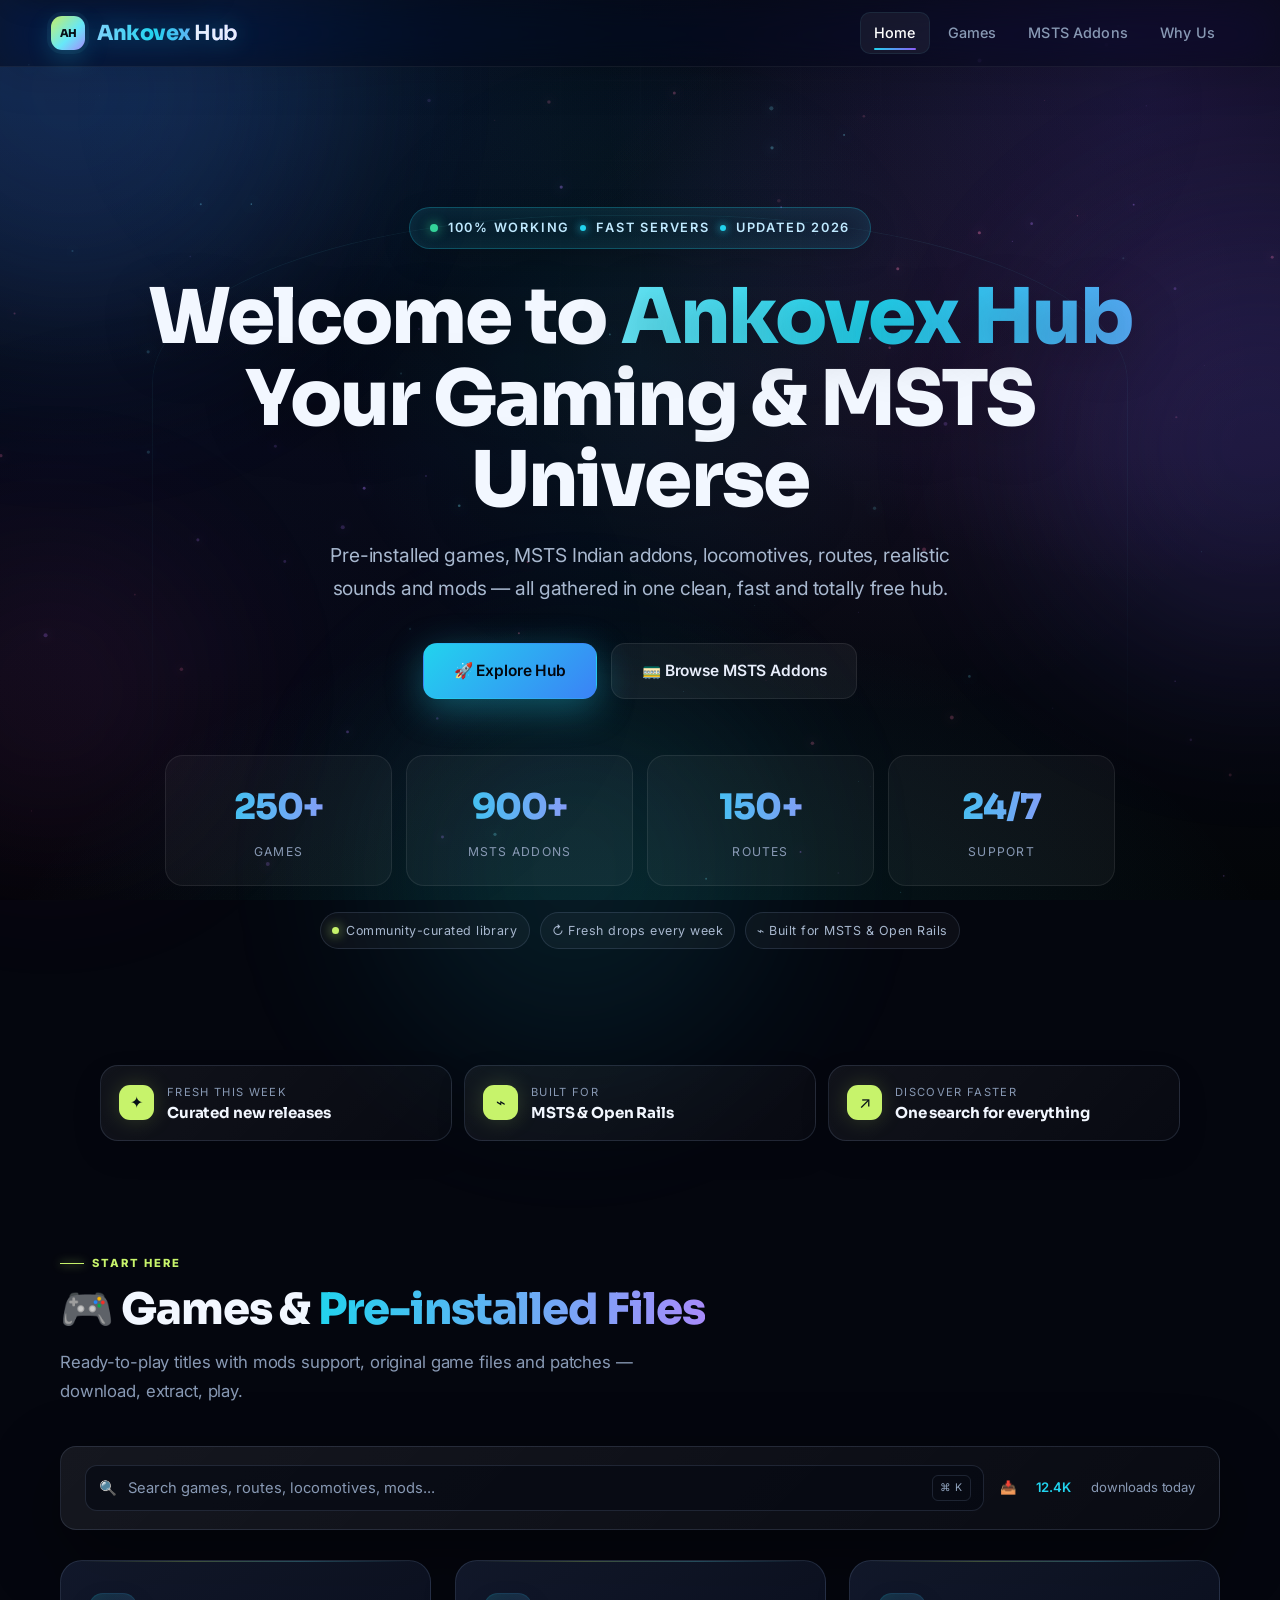
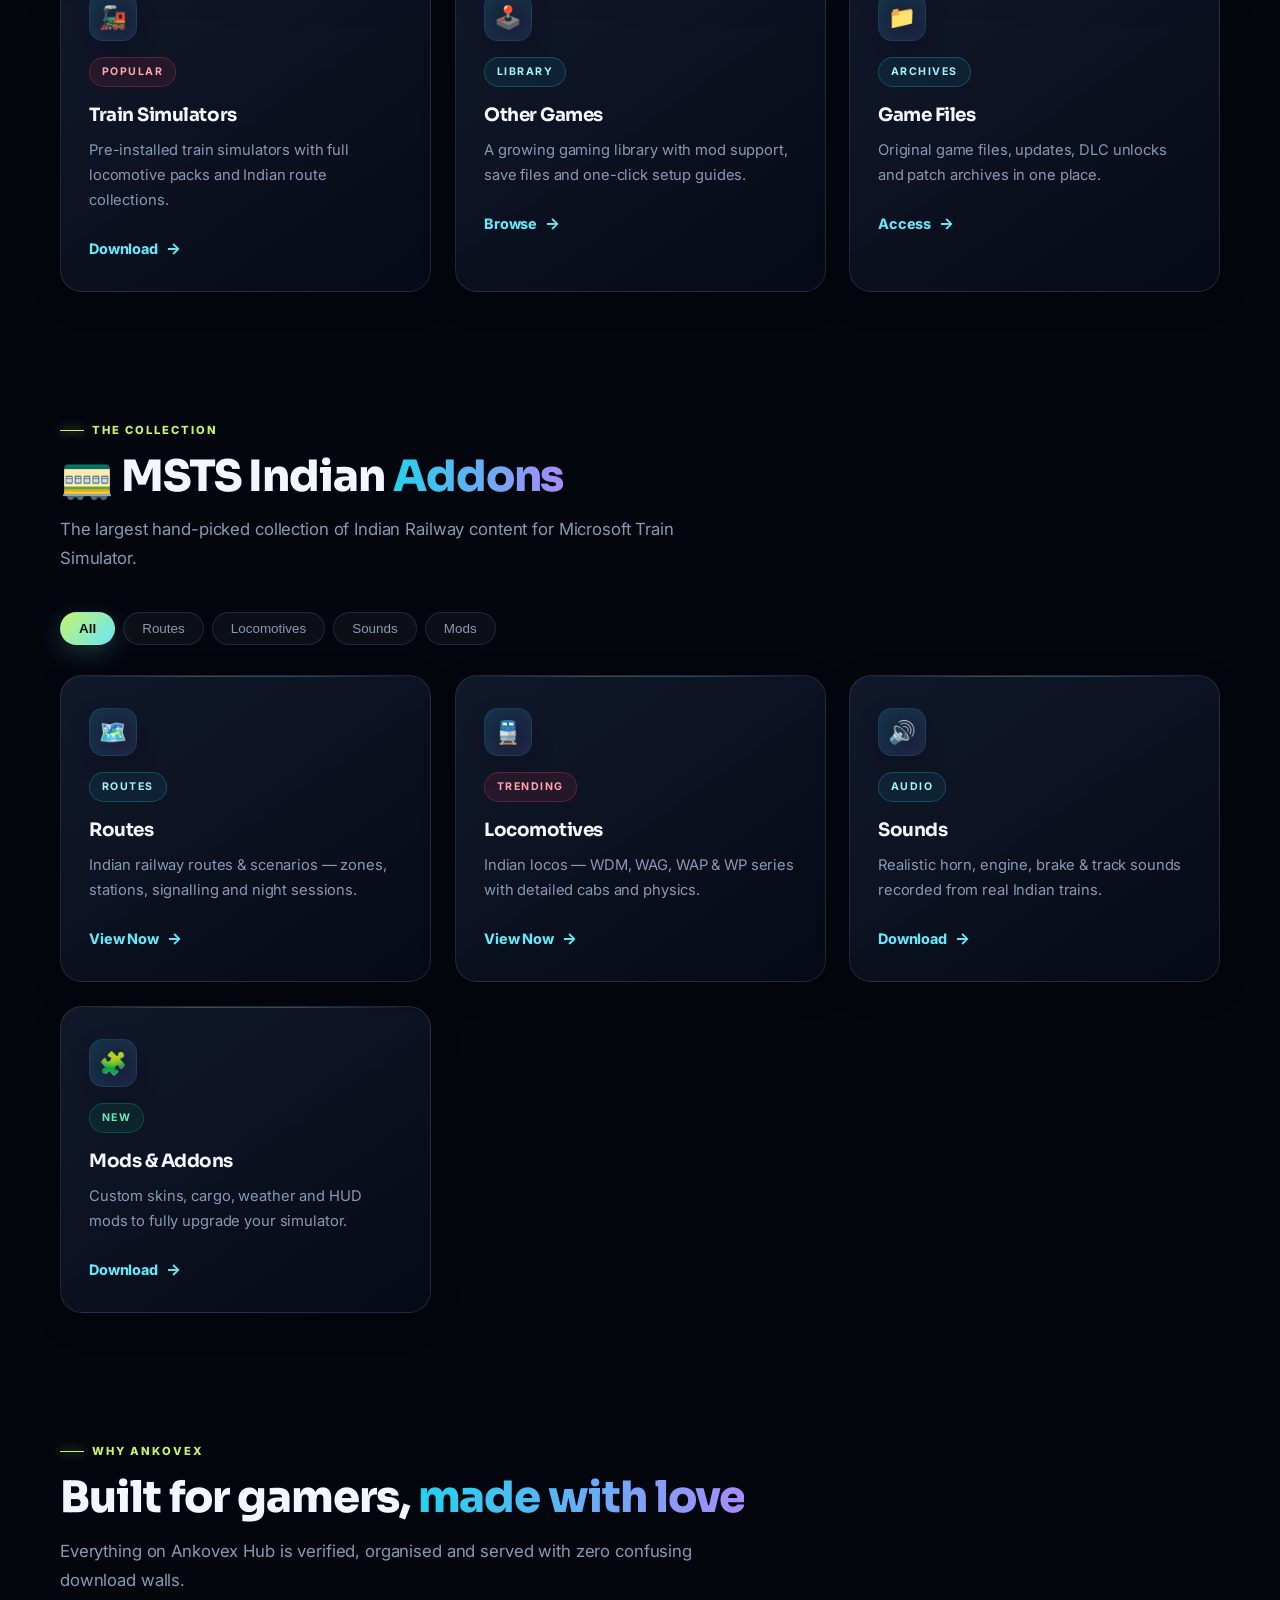
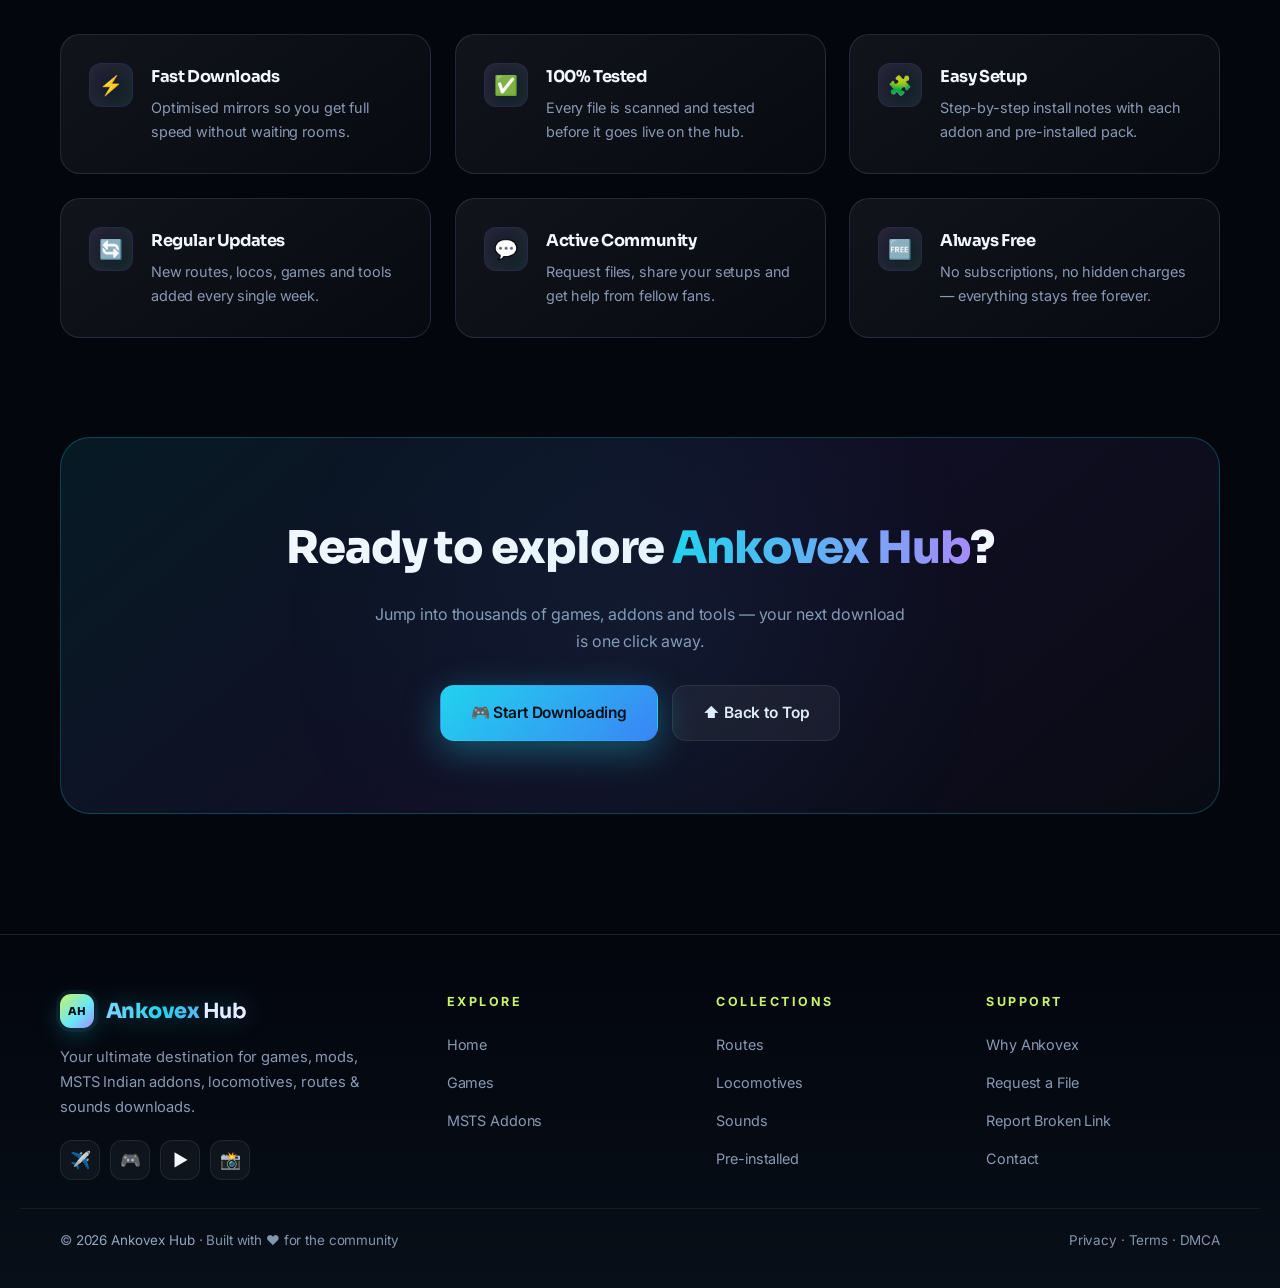
<file: index.html>
<!DOCTYPE html>
<html lang="en">
<head>
<meta charset="UTF-8">
<meta name="viewport" content="width=device-width, initial-scale=1.0">
<meta name="description" content="Ankovex Hub — Your ultimate destination for games, pre-installed files, MSTS Indian addons, routes, locomotives, sounds & mods downloads.">
<meta name="theme-color" content="#071018">
<meta name="color-scheme" content="dark">
<meta name="robots" content="index, follow">
<title>Ankovex Hub — Games & MSTS Addons</title>
<link rel="preconnect" href="https://fonts.googleapis.com">
<link rel="preconnect" href="https://fonts.gstatic.com" crossorigin>
<link href="https://fonts.googleapis.com/css2?family=Sora:wght@300;400;600;700;800&family=Inter:wght@300;400;500;600&display=swap" rel="stylesheet">
<style>
:root{
  --bg:#04060e;
  --bg-2:#070b18;
  --panel:rgba(255,255,255,.04);
  --panel-2:rgba(255,255,255,.07);
  --stroke:rgba(255,255,255,.08);
  --cyan:#22d3ee;
  --blue:#3b82f6;
  --violet:#8b5cf6;
  --pink:#ec4899;
  --emerald:#10b981;
  --text:#e8eefb;
  --muted:#8899b4;
  --glow:0 0 40px rgba(34,211,238,.25);
  --radius:22px;
  --max:1240px;
}
*{margin:0;padding:0;box-sizing:border-box}
html{scroll-behavior:smooth;scroll-padding-top:80px}
body{
  background:var(--bg);
  color:var(--text);
  font-family:'Inter','Segoe UI',sans-serif;
  line-height:1.7;
  min-height:100vh;
  overflow-x:hidden;
  -webkit-font-smoothing:antialiased;
}
::selection{background:rgba(34,211,238,.3);color:#fff}
::-webkit-scrollbar{width:8px}
::-webkit-scrollbar-track{background:var(--bg)}
::-webkit-scrollbar-thumb{background:linear-gradient(180deg,var(--cyan),var(--violet));border-radius:20px;border:2px solid var(--bg)}
h1,h2,h3,h4,.logo-text,.stat-num{font-family:'Sora','Segoe UI',sans-serif;letter-spacing:-.025em}
a{text-decoration:none;color:inherit}
img{max-width:100%}

/* ======== BACKGROUND ======== */
.bg{position:fixed;inset:0;z-index:-5;background:
    radial-gradient(ellipse 1200px 800px at 8% -8%, rgba(59,130,246,.22), transparent 55%),
    radial-gradient(ellipse 1000px 900px at 90% 10%, rgba(139,92,246,.18), transparent 55%),
    radial-gradient(ellipse 1100px 700px at 50% 115%, rgba(34,211,238,.12), transparent 60%),
    radial-gradient(ellipse 600px 600px at 70% 40%, rgba(236,72,153,.06), transparent 60%),
    linear-gradient(180deg,var(--bg) 0%, var(--bg-2) 50%, #030508 100%);}
.grid-lines{position:fixed;inset:0;z-index:-4;pointer-events:none;opacity:.3;
  background-image:linear-gradient(rgba(255,255,255,.04) 1px,transparent 1px),
                   linear-gradient(90deg,rgba(255,255,255,.04) 1px,transparent 1px);
  background-size:80px 80px;
  -webkit-mask-image:radial-gradient(ellipse at 50% 0%, #000 5%, transparent 70%);
          mask-image:radial-gradient(ellipse at 50% 0%, #000 5%, transparent 70%);}
#stars{position:fixed;inset:0;z-index:-3;pointer-events:none}
.orb{position:fixed;border-radius:50%;filter:blur(100px);opacity:.45;z-index:-2;pointer-events:none}
.orb.a{width:500px;height:500px;background:rgba(59,130,246,.4);top:-160px;left:-180px;animation:drift 18s ease-in-out infinite alternate}
.orb.b{width:440px;height:440px;background:rgba(139,92,246,.35);top:25%;right:-200px;animation:drift 22s ease-in-out infinite alternate-reverse}
.orb.c{width:380px;height:380px;background:rgba(34,211,238,.25);bottom:-160px;left:30%;animation:drift 26s ease-in-out infinite alternate}
.orb.d{width:300px;height:300px;background:rgba(236,72,153,.2);top:60%;left:-100px;animation:drift 20s ease-in-out infinite alternate-reverse}
@keyframes drift{from{transform:translate3d(0,0,0) scale(1)}to{transform:translate3d(80px,60px,0) scale(1.18)}}

/* ======== SCROLL PROGRESS ======== */
#progress{position:fixed;top:0;left:0;height:3px;width:0%;z-index:120;
  background:linear-gradient(90deg,var(--cyan),var(--blue),var(--violet),var(--pink));
  box-shadow:0 0 16px rgba(34,211,238,.9);transition:width .08s linear}

/* ======== NAVBAR ======== */
nav{position:sticky;top:0;z-index:100;display:flex;justify-content:space-between;align-items:center;
  padding:12px clamp(16px,4vw,52px);
  backdrop-filter:blur(20px) saturate(170%);
  -webkit-backdrop-filter:blur(20px) saturate(170%);
  background:rgba(6,9,20,.55);
  border-bottom:1px solid rgba(255,255,255,.06);
  transition:.4s ease}
nav.scrolled{background:rgba(6,9,20,.9);box-shadow:0 8px 50px rgba(0,0,0,.5);border-bottom-color:rgba(34,211,238,.15)}
.logo{display:flex;align-items:center;gap:11px;font-size:1.3rem}
.logo-text{font-weight:800;background:linear-gradient(90deg,#7dd3fc,#22d3ee 40%,#a78bfa);
  -webkit-background-clip:text;background-clip:text;-webkit-text-fill-color:transparent;
  filter:drop-shadow(0 0 16px rgba(34,211,238,.5))}
.logo-text span{-webkit-text-fill-color:#e8eefb;font-weight:600}
.nav-links{display:flex;align-items:center;gap:4px}
.nav-links a{position:relative;color:var(--muted);font-size:.9rem;font-weight:500;padding:9px 14px;border-radius:10px;transition:.3s}
.nav-links a::after{content:'';position:absolute;left:14px;right:14px;bottom:4px;height:2px;border-radius:2px;
  background:linear-gradient(90deg,var(--cyan),var(--violet));transform:scaleX(0);transform-origin:left;transition:.3s cubic-bezier(.2,.7,.3,1)}
.nav-links a:hover,.nav-links a.active{color:#fff;background:rgba(255,255,255,.05)}
.nav-links a:hover::after,.nav-links a.active::after{transform:scaleX(1)}
.nav-cta{margin-left:10px;padding:10px 20px !important;font-weight:600 !important;color:#04070f !important;
  background:linear-gradient(135deg,#22d3ee,#60a5fa) !important;border-radius:12px !important;
  box-shadow:0 6px 24px rgba(34,211,238,.3)}
.nav-cta::after{display:none}
.nav-cta:hover{transform:translateY(-2px);box-shadow:0 10px 34px rgba(34,211,238,.55)}
.burger{display:none;flex-direction:column;gap:5px;background:none;border:0;cursor:pointer;padding:8px;z-index:110}
.burger span{width:24px;height:2px;background:var(--text);border-radius:2px;transition:.3s}
.burger.open span:nth-child(1){transform:translateY(7px) rotate(45deg)}
.burger.open span:nth-child(2){opacity:0}
.burger.open span:nth-child(3){transform:translateY(-7px) rotate(-45deg)}

/* ======== HERO ======== */
.hero{position:relative;text-align:center;padding:clamp(80px,12vw,140px) 20px clamp(70px,9vw,100px);
  max-width:1060px;margin:auto}
.hero::before{content:'';position:absolute;top:30%;left:50%;transform:translate(-50%,-50%);
  width:700px;height:700px;border-radius:50%;background:radial-gradient(circle,rgba(34,211,238,.07),transparent 65%);
  pointer-events:none;z-index:-1}
.badge{display:inline-flex;align-items:center;gap:10px;padding:9px 20px;border-radius:100px;font-size:.8rem;
  letter-spacing:.14em;text-transform:uppercase;color:#bfe9ff;font-weight:600;
  background:rgba(34,211,238,.07);border:1px solid rgba(34,211,238,.28);
  box-shadow:inset 0 0 24px rgba(34,211,238,.06);animation:fadeIn .8s ease both}
.badge .dot{width:8px;height:8px;border-radius:50%;background:#34d399;box-shadow:0 0 12px #34d399;animation:blink 1.6s infinite}
.badge .pulse{width:6px;height:6px;border-radius:50%;background:var(--cyan);box-shadow:0 0 8px var(--cyan);animation:blink 1.2s infinite .3s}
@keyframes blink{0%,100%{opacity:1}50%{opacity:.2}}
.hero h1{font-size:clamp(2.5rem,6.8vw,4.8rem);font-weight:800;line-height:1.06;margin:28px 0 18px;
  animation:fadeInUp .9s .12s ease both}
.hero h1 .grad{background:linear-gradient(96deg,#67e8f9 0%,#22d3ee 25%,#60a5fa 55%,#c084fc 100%);
  background-size:200% auto;-webkit-background-clip:text;background-clip:text;-webkit-text-fill-color:transparent;
  animation:shine 5s linear infinite, fadeInUp .9s .12s ease both}
@keyframes shine{to{background-position:200% center}}
.hero p{color:var(--muted);font-size:clamp(1rem,1.8vw,1.2rem);max-width:620px;margin:0 auto 38px;
  animation:fadeInUp .9s .28s ease both}
.hero-actions{display:flex;gap:14px;justify-content:center;flex-wrap:wrap;animation:fadeInUp .9s .42s ease both}
.btn{display:inline-flex;align-items:center;gap:9px;padding:14px 30px;border-radius:14px;font-weight:600;
  font-size:.97rem;cursor:pointer;border:1px solid transparent;transition:.35s cubic-bezier(.2,.7,.3,1);position:relative;overflow:hidden}
.btn-primary{background:linear-gradient(135deg,#22d3ee,#3b82f6);color:#03060e;
  box-shadow:0 10px 36px rgba(34,211,238,.35)}
.btn-primary:hover{transform:translateY(-3px);box-shadow:0 16px 48px rgba(34,211,238,.55)}
.btn-primary::before{content:'';position:absolute;inset:0;background:linear-gradient(120deg,transparent 30%,rgba(255,255,255,.5),transparent 70%);
  transform:translateX(-120%);transition:.6s}
.btn-primary:hover::before{transform:translateX(120%)}
.btn-ghost{background:rgba(255,255,255,.05);border-color:var(--stroke);color:var(--text);backdrop-filter:blur(10px)}
.btn-ghost:hover{transform:translateY(-3px);border-color:rgba(34,211,238,.5);box-shadow:0 10px 34px rgba(0,0,0,.4);color:#a5f3fc}
@keyframes fadeInUp{from{opacity:0;transform:translateY(36px)}to{opacity:1;transform:none}}
@keyframes fadeIn{from{opacity:0}to{opacity:1}}

/* ======== STATS ======== */
.stats{display:grid;grid-template-columns:repeat(4,1fr);gap:14px;max-width:950px;margin:56px auto 0;
  animation:fadeInUp 1s .55s ease both}
.stat{padding:22px 16px;border-radius:18px;background:var(--panel);border:1px solid var(--stroke);
  backdrop-filter:blur(14px);transition:.4s cubic-bezier(.2,.7,.3,1);position:relative;overflow:hidden}
.stat::before{content:'';position:absolute;top:0;left:0;right:0;height:2px;
  background:linear-gradient(90deg,transparent,var(--cyan),var(--violet),transparent);opacity:0;transition:.4s}
.stat:hover{border-color:rgba(34,211,238,.55);transform:translateY(-5px);box-shadow:0 16px 40px rgba(0,0,0,.45),0 0 24px rgba(34,211,238,.18)}
.stat:hover::before{opacity:1}
.stat-num{font-size:clamp(1.5rem,3.2vw,2.2rem);font-weight:800;
  background:linear-gradient(90deg,#22d3ee,#a78bfa);-webkit-background-clip:text;background-clip:text;-webkit-text-fill-color:transparent}
.stat-label{font-size:.76rem;color:var(--muted);letter-spacing:.1em;text-transform:uppercase;margin-top:4px}

/* ======== CONTAINER & SECTIONS ======== */
.container{max-width:var(--max);margin:auto;padding:20px clamp(18px,4vw,40px) 50px}
section{scroll-margin-top:85px}
.sec-head{margin-bottom:40px;max-width:700px}
.sec-head h2{font-size:clamp(1.8rem,4vw,2.7rem);font-weight:800;line-height:1.15}
.sec-head h2 em{font-style:normal;background:linear-gradient(90deg,#22d3ee,#a78bfa);
  -webkit-background-clip:text;background-clip:text;-webkit-text-fill-color:transparent}
.sec-head p{color:var(--muted);margin-top:14px;font-size:1.05rem}
.block{padding:50px 0}

/* ======== FILTERS ======== */
.filters{display:flex;gap:8px;flex-wrap:wrap;margin-bottom:30px}
.filter-btn{padding:8px 18px;border-radius:100px;font-size:.84rem;font-weight:500;cursor:pointer;
  background:var(--panel);border:1px solid var(--stroke);color:var(--muted);transition:.3s}
.filter-btn:hover{color:var(--text);border-color:rgba(34,211,238,.3)}
.filter-btn.active{color:#03060e;background:linear-gradient(135deg,#22d3ee,#3b82f6);border-color:transparent;font-weight:600;box-shadow:0 6px 20px rgba(34,211,238,.3)}

/* ======== CARDS ======== */
.grid{display:grid;grid-template-columns:repeat(auto-fit,minmax(280px,1fr));gap:24px}
.glass{position:relative;overflow:hidden;padding:32px 28px 28px;border-radius:var(--radius);
  background:linear-gradient(165deg,rgba(255,255,255,.06),rgba(255,255,255,.02));
  border:1px solid var(--stroke);backdrop-filter:blur(16px);
  transition:transform .45s cubic-bezier(.2,.7,.3,1),border-color .4s,box-shadow .4s;
  will-change:transform}
.glass::after{content:'';position:absolute;inset:0;opacity:0;transition:.5s;pointer-events:none;
  background:radial-gradient(460px circle at var(--mx,50%) var(--my,0%), rgba(34,211,238,.18), transparent 60%)}
.glass:hover{transform:translateY(-10px);border-color:rgba(34,211,238,.45);
  box-shadow:0 28px 64px rgba(0,0,0,.5),0 0 40px rgba(34,211,238,.1)}
.glass:hover::after{opacity:1}
.card-icon{width:48px;height:48px;border-radius:14px;display:grid;place-items:center;font-size:1.4rem;margin-bottom:16px;
  background:linear-gradient(135deg,rgba(34,211,238,.12),rgba(139,92,246,.1));border:1px solid rgba(34,211,238,.15);
  transition:transform .4s ease}
.glass h3{font-size:1.15rem;font-weight:700;margin-bottom:8px}
.glass:hover .card-icon{transform:scale(1.08)}
.glass p{color:var(--muted);font-size:.92rem;margin-bottom:22px;min-height:42px}
.card-link{display:inline-flex;align-items:center;gap:8px;font-size:.9rem;font-weight:600;color:#67e8f9;transition:.3s}
.card-link .arw{transition:.3s}
.card-link:hover{color:#a5f3fc;gap:13px;text-shadow:0 0 14px rgba(34,211,238,.6)}
.tag{display:inline-block;font-size:.66rem;letter-spacing:.14em;text-transform:uppercase;font-weight:700;color:#a5f3fc;
  padding:5px 12px;border-radius:100px;background:rgba(34,211,238,.08);border:1px solid rgba(34,211,238,.25);white-space:nowrap}
.tag.hot{color:#fda4af;background:rgba(244,63,94,.1);border-color:rgba(244,63,94,.28);transition:all .3s ease}
.tag.hot:hover{box-shadow:0 0 12px rgba(244,63,94,.35),inset 0 0 8px rgba(244,63,94,.2);border-color:#f43f5e}
.tag.new{color:#6ee7b7;background:rgba(16,185,129,.1);border-color:rgba(16,185,129,.28);transition:all .3s ease}
.tag.new:hover{box-shadow:0 0 12px rgba(16,185,129,.35),inset 0 0 8px rgba(16,185,129,.2);border-color:#34d399}

/* ======== FEATURES ======== */
.feat{display:flex;gap:18px;align-items:flex-start;padding:28px;border-radius:20px;
  background:var(--panel);border:1px solid var(--stroke);transition:.4s cubic-bezier(.2,.7,.3,1);
  will-change:transform}
.feat:hover{transform:translateY(-5px);border-color:rgba(139,92,246,.4);box-shadow:0 16px 44px rgba(0,0,0,.4)}
.feat-icon{width:44px;height:44px;border-radius:12px;display:grid;place-items:center;font-size:1.2rem;flex-shrink:0;
  background:linear-gradient(135deg,rgba(139,92,246,.12),rgba(34,211,238,.08));border:1px solid rgba(139,92,246,.15)}
.feat h4{font-size:1.02rem;margin-bottom:5px}
.feat p{color:var(--muted);font-size:.9rem}

/* ======== CTA ======== */
.cta{position:relative;overflow:hidden;margin:50px 0 10px;padding:clamp(42px,7vw,72px);text-align:center;
  border-radius:30px;border:1px solid rgba(34,211,238,.25);
  background:linear-gradient(140deg,rgba(34,211,238,.1),rgba(139,92,246,.1),rgba(255,255,255,.025));
  backdrop-filter:blur(18px)}
.cta::before{content:'';position:absolute;inset:-2px;background:conic-gradient(from 0deg,transparent,rgba(34,211,238,.5),transparent 35%,rgba(139,92,246,.5),transparent 70%);
  animation:spin 8s linear infinite;opacity:.3;pointer-events:none;
  -webkit-mask:linear-gradient(#000 0 0) content-box,linear-gradient(#000 0 0);
  -webkit-mask-composite:xor;mask-composite:exclude;padding:1.5px}
.cta::after{content:'';position:absolute;inset:0;border-radius:30px;
  background:radial-gradient(600px circle at 50% 50%,rgba(34,211,238,.06),transparent 60%)}
@keyframes spin{to{transform:rotate(360deg)}}
.cta h2{font-size:clamp(1.8rem,4.2vw,2.8rem);font-weight:800;margin-bottom:14px;position:relative}
.cta p{color:var(--muted);max-width:540px;margin:0 auto 30px;position:relative}

/* ======== DOWNLOAD BAR & SEARCH DROPDOWN ======== */
.download-bar{display:flex;align-items:center;gap:16px;padding:18px 24px;border-radius:16px;
  background:var(--panel);border:1px solid var(--stroke);margin-bottom:30px;flex-wrap:wrap;position:relative}
.search-box{flex:1;min-width:260px;position:relative}
.search-box input{width:100%;padding:11px 16px 11px 42px;border-radius:12px;border:1px solid var(--stroke);
  background:rgba(255,255,255,.03);color:var(--text);font-size:.92rem;font-family:inherit;outline:none;transition:.3s}
.search-box input:focus{border-color:rgba(34,211,238,.4);box-shadow:0 0 20px rgba(34,211,238,.08)}
.search-box input::placeholder{color:var(--muted)}
.search-box::before{content:'🔍';position:absolute;left:14px;top:50%;transform:translateY(-50%);font-size:.9rem}
.search-results-popup{position:absolute;top:calc(100% + 10px);left:0;right:0;max-height:380px;overflow-y:auto;
  background:rgba(6,10,24,.97);backdrop-filter:blur(24px);border:1px solid rgba(34,211,238,.3);border-radius:16px;
  padding:10px;box-shadow:0 20px 60px rgba(0,0,0,.7),0 0 30px rgba(34,211,238,.12);z-index:200;display:none}
.search-results-popup.open{display:block}
.search-res-item{display:flex;align-items:center;justify-content:space-between;padding:12px 14px;border-radius:12px;
  background:rgba(255,255,255,.03);border:1px solid transparent;margin-bottom:6px;transition:.25s;text-decoration:none;color:inherit}
.search-res-item:last-child{margin-bottom:0}
.search-res-item:hover{background:rgba(34,211,238,.08);border-color:rgba(34,211,238,.3);transform:translateX(4px)}
.search-res-info{display:flex;flex-direction:column;gap:3px}
.search-res-title{font-size:.92rem;font-weight:700;color:#fff}
.search-res-meta{font-size:.78rem;color:var(--muted)}
.search-res-badge{font-size:.66rem;font-weight:700;letter-spacing:.08em;text-transform:uppercase;
  padding:4px 10px;border-radius:6px;background:rgba(34,211,238,.12);color:var(--cyan);border:1px solid rgba(34,211,238,.3);white-space:nowrap}
.search-res-badge.loco{background:rgba(139,92,246,.15);color:#c084fc;border-color:rgba(139,92,246,.3)}
.search-res-badge.game{background:rgba(16,185,129,.15);color:#6ee7b7;border-color:rgba(16,185,129,.3)}
.search-empty{padding:20px;text-align:center;color:var(--muted);font-size:.9rem}
.search-res-head{font-size:.7rem;letter-spacing:.12em;text-transform:uppercase;color:var(--muted);
  padding:4px 10px 10px;border-bottom:1px solid rgba(255,255,255,.07);margin-bottom:8px}
.search-res-head b{color:var(--cyan)}
.download-stats{display:flex;gap:20px;font-size:.82rem;color:var(--muted)}
.download-stats span{font-weight:600;color:var(--cyan)}

/* ======== FOOTER ======== */
footer{margin-top:60px;border-top:1px solid rgba(255,255,255,.07);
  background:linear-gradient(180deg,transparent,rgba(34,211,238,.035))}
.foot{max-width:var(--max);margin:auto;padding:56px clamp(18px,4vw,40px) 28px;
  display:grid;grid-template-columns:1.5fr 1fr 1fr 1fr;gap:36px}
.foot h5{font-size:.78rem;letter-spacing:.2em;text-transform:uppercase;color:#7dd3fc;margin-bottom:18px}
.foot ul{list-style:none;display:grid;gap:11px}
.foot ul a{color:var(--muted);font-size:.9rem;transition:.25s;display:inline-block}
.foot ul a:hover{color:#67e8f9;padding-left:5px}
.foot-brand p{color:var(--muted);font-size:.92rem;margin:14px 0 20px;max-width:340px}
.socials{display:flex;gap:10px}
.socials a{width:40px;height:40px;border-radius:12px;display:grid;place-items:center;font-size:1.05rem;
  background:var(--panel);border:1px solid var(--stroke);transition:.35s}
.socials a:hover{transform:translateY(-4px);border-color:rgba(34,211,238,.45);box-shadow:0 8px 28px rgba(34,211,238,.2)}
.foot-bottom{max-width:var(--max);margin:auto;padding:20px clamp(18px,4vw,40px) 36px;
  display:flex;justify-content:space-between;gap:12px;flex-wrap:wrap;
  border-top:1px solid rgba(255,255,255,.06);color:#6b7c96;font-size:.84rem}
.foot-bottom span{color:#94a6c2}

/* ======== BACK TO TOP ======== */
#top{position:fixed;right:24px;bottom:24px;width:48px;height:48px;border-radius:15px;cursor:pointer;
  display:grid;place-items:center;font-size:1.15rem;z-index:90;opacity:0;pointer-events:none;transform:translateY(16px);
  background:linear-gradient(135deg,rgba(34,211,238,.9),rgba(59,130,246,.9));color:#03060e;border:0;
  box-shadow:0 10px 34px rgba(34,211,238,.4);transition:.4s cubic-bezier(.2,.7,.3,1)}
#top.show{opacity:1;pointer-events:auto;transform:none}
#top:hover{transform:translateY(-4px) !important}

/* ======== REVEAL ======== */
.reveal{opacity:0;transform:translateY(44px);transition:opacity .8s ease,transform .8s cubic-bezier(.2,.7,.3,1)}
.reveal.active{opacity:1;transform:none}

/* ======== RESPONSIVE ======== */
@media(max-width:900px){
  .foot{grid-template-columns:1fr 1fr}
  .stats{grid-template-columns:repeat(2,1fr)}
}
@media(max-width:820px){
  .burger{display:flex}
  .nav-links{position:fixed;top:0;right:0;width:280px;height:100vh;flex-direction:column;align-items:stretch;gap:2px;
    background:rgba(6,9,20,.98);backdrop-filter:blur(24px);border-left:1px solid rgba(34,211,238,.18);
    padding:80px 20px 30px;transform:translateX(100%);transition:.4s cubic-bezier(.2,.7,.3,1);z-index:105}
  .nav-links.open{transform:translateX(0)}
  .nav-links a{padding:14px 14px;font-size:1.05rem;border-radius:12px}
  .nav-links a::after{display:none}
  .nav-cta{margin:14px 0 0;text-align:center}
  .hero h1{font-size:clamp(2rem,7vw,3.4rem)}
}
@media(max-width:560px){
  .foot{grid-template-columns:1fr}
  .stats{grid-template-columns:1fr 1fr;gap:10px}
  .hero-actions .btn{width:100%;justify-content:center}
  .download-bar{flex-direction:column;align-items:stretch}
}
@media(prefers-reduced-motion:reduce){
  *{animation-duration:.01ms !important;animation-iteration-count:1 !important;transition-duration:.01ms !important}
  html{scroll-behavior:auto}
}
</style>
<link rel="stylesheet" href="hub-enhancements.css">
</head>
<body>

<a class="skip-link" href="#home">Skip to main content</a>
<div class="bg"></div>
<div class="grid-lines"></div>
<div class="orb a"></div><div class="orb b"></div><div class="orb c"></div><div class="orb d"></div>
<canvas id="stars"></canvas>
<div id="progress"></div>

<!-- NAV -->
<nav id="nav" aria-label="Primary navigation">
  <a href="#home" class="logo">
    <span class="logo-text">Ankovex <span>Hub</span></span>
  </a>
  <button class="burger" id="burger" aria-label="Menu"><span></span><span></span><span></span></button>
  <div class="nav-links" id="navLinks">
    <a href="#home" class="active">Home</a>
    <a href="#games">Games</a>
    <a href="#msts">MSTS Addons</a>
    <a href="#why">Why Us</a>
  </div>
</nav>

<!-- HERO -->
<header class="hero" id="home">
  <div class="badge"><span class="dot"></span> 100% Working <span class="pulse"></span> Fast Servers <span class="pulse"></span> Updated 2026</div>
  <h1>Welcome to <span class="grad">Ankovex Hub</span><br>Your Gaming &amp; MSTS Universe</h1>
  <p>Pre-installed games, MSTS Indian addons, locomotives, routes, realistic sounds and mods — all gathered in one clean, fast and totally free hub.</p>
  <div class="hero-actions">
    <a href="#games" class="btn btn-primary">🚀 Explore Hub</a>
    <a href="#msts" class="btn btn-ghost">🚃 Browse MSTS Addons</a>
  </div>
  <div class="stats">
    <div class="stat"><div class="stat-num" data-count="250" data-suffix="+">0</div><div class="stat-label">Games</div></div>
    <div class="stat"><div class="stat-num" data-count="900" data-suffix="+">0</div><div class="stat-label">MSTS Addons</div></div>
    <div class="stat"><div class="stat-num" data-count="150" data-suffix="+">0</div><div class="stat-label">Routes</div></div>
    <div class="stat"><div class="stat-num" data-count="24" data-suffix="/7">0</div><div class="stat-label">Support</div></div>
  </div>
  <div class="hero-note" aria-label="Hub status">
    <span><i class="signal"></i> Community-curated library</span>
    <span>↻ Fresh drops every week</span>
    <span>⌁ Built for MSTS &amp; Open Rails</span>
  </div>
</header>

<main class="container" id="content">

  <div class="collection-pulse reveal" aria-label="Ankovex Hub highlights">
    <div class="pulse-item"><span class="pulse-icon">✦</span><div><small>Fresh this week</small><strong>Curated new releases</strong></div></div>
    <div class="pulse-item"><span class="pulse-icon">⌁</span><div><small>Built for</small><strong>MSTS &amp; Open Rails</strong></div></div>
    <div class="pulse-item"><span class="pulse-icon">↗</span><div><small>Discover faster</small><strong>One search for everything</strong></div></div>
  </div>

  <!-- GAMES -->
  <section id="games" class="block">
    <div class="sec-head reveal">
      <span class="section-kicker">Start here</span>
      <h2>🎮 Games &amp; <em>Pre-installed Files</em></h2>
      <p>Ready-to-play titles with mods support, original game files and patches — download, extract, play.</p>
    </div>
    <div class="download-bar reveal" role="search">
      <div class="search-box">
        <input type="text" placeholder="Search games, routes, locomotives, mods..." aria-label="Search" autocomplete="off">
        <div class="search-results-popup" id="searchPopup"></div>
      </div>
      <div class="download-stats">📥 <span>12.4K</span> downloads today</div>
    </div>
    <div class="grid">
      <article class="glass reveal">
        <div class="card-icon">🚂</div>
        <div class="card-top"><span class="tag hot">Popular</span></div>
        <h3>Train Simulators</h3>
        <p>Pre-installed train simulators with full locomotive packs and Indian route collections.</p>
        <a href="#" class="card-link">Download <span class="arw">→</span></a>
      </article>
      <article class="glass reveal">
        <div class="card-icon">🕹️</div>
        <div class="card-top"><span class="tag">Library</span></div>
        <h3>Other Games</h3>
        <p>A growing gaming library with mod support, save files and one-click setup guides.</p>
        <a href="#" class="card-link">Browse <span class="arw">→</span></a>
      </article>
      <article class="glass reveal">
        <div class="card-icon">📁</div>
        <div class="card-top"><span class="tag">Archives</span></div>
        <h3>Game Files</h3>
        <p>Original game files, updates, DLC unlocks and patch archives in one place.</p>
        <a href="#" class="card-link">Access <span class="arw">→</span></a>
      </article>
    </div>
  </section>

  <!-- MSTS -->
  <section id="msts" class="block">
    <div class="sec-head reveal">
      <span class="section-kicker">The collection</span>
      <h2>🚃 MSTS Indian <em>Addons</em></h2>
      <p>The largest hand-picked collection of Indian Railway content for Microsoft Train Simulator.</p>
    </div>
    <div class="filters reveal">
      <button class="filter-btn active" data-filter="all">All</button>
      <button class="filter-btn" data-filter="routes">Routes</button>
      <button class="filter-btn" data-filter="locos">Locomotives</button>
      <button class="filter-btn" data-filter="sounds">Sounds</button>
      <button class="filter-btn" data-filter="mods">Mods</button>
    </div>
    <div class="grid">
      <article class="glass reveal" data-cat="routes">
        <div class="card-icon">🗺️</div>
        <div class="card-top"><span class="tag">Routes</span></div>
        <h3>Routes</h3>
        <p>Indian railway routes &amp; scenarios — zones, stations, signalling and night sessions.</p>
        <a href="msts-routes.html" class="card-link">View Now <span class="arw">→</span></a>
      </article>
      <article class="glass reveal" data-cat="locos">
        <div class="card-icon">🚆</div>
        <div class="card-top"><span class="tag hot">Trending</span></div>
        <h3>Locomotives</h3>
        <p>Indian locos — WDM, WAG, WAP &amp; WP series with detailed cabs and physics.</p>
        <a href="msts-locomotives.html" class="card-link">View Now <span class="arw">→</span></a>
      </article>
      <article class="glass reveal" data-cat="sounds">
        <div class="card-icon">🔊</div>
        <div class="card-top"><span class="tag">Audio</span></div>
        <h3>Sounds</h3>
        <p>Realistic horn, engine, brake &amp; track sounds recorded from real Indian trains.</p>
        <a href="#" class="card-link">Download <span class="arw">→</span></a>
      </article>
      <article class="glass reveal" data-cat="mods">
        <div class="card-icon">🧩</div>
        <div class="card-top"><span class="tag new">New</span></div>
        <h3>Mods &amp; Addons</h3>
        <p>Custom skins, cargo, weather and HUD mods to fully upgrade your simulator.</p>
        <a href="#" class="card-link">Download <span class="arw">→</span></a>
      </article>
    </div>
  </section>

  <!-- WHY US -->
  <section id="why" class="block">
    <div class="sec-head reveal">
      <span class="section-kicker">Why Ankovex</span>
      <h2>Built for gamers, <em>made with love</em></h2>
      <p>Everything on Ankovex Hub is verified, organised and served with zero confusing download walls.</p>
    </div>
    <div class="grid">
      <div class="feat reveal"><div class="feat-icon">⚡</div><div><h4>Fast Downloads</h4><p>Optimised mirrors so you get full speed without waiting rooms.</p></div></div>
      <div class="feat reveal"><div class="feat-icon">✅</div><div><h4>100% Tested</h4><p>Every file is scanned and tested before it goes live on the hub.</p></div></div>
      <div class="feat reveal"><div class="feat-icon">🧩</div><div><h4>Easy Setup</h4><p>Step-by-step install notes with each addon and pre-installed pack.</p></div></div>
      <div class="feat reveal"><div class="feat-icon">🔄</div><div><h4>Regular Updates</h4><p>New routes, locos, games and tools added every single week.</p></div></div>
      <div class="feat reveal"><div class="feat-icon">💬</div><div><h4>Active Community</h4><p>Request files, share your setups and get help from fellow fans.</p></div></div>
      <div class="feat reveal"><div class="feat-icon">🆓</div><div><h4>Always Free</h4><p>No subscriptions, no hidden charges — everything stays free forever.</p></div></div>
    </div>
  </section>

  <!-- CTA -->
  <section class="cta reveal">
    <h2>Ready to explore <span style="background:linear-gradient(90deg,#22d3ee,#a78bfa);-webkit-background-clip:text;background-clip:text;-webkit-text-fill-color:transparent">Ankovex Hub</span>?</h2>
    <p>Jump into thousands of games, addons and tools — your next download is one click away.</p>
    <div class="hero-actions">
      <a href="#games" class="btn btn-primary">🎮 Start Downloading</a>
      <a href="#home" class="btn btn-ghost">⬆ Back to Top</a>
    </div>
  </section>

</main>

<!-- FOOTER -->
<footer>
  <div class="foot">
    <div class="foot-brand">
      <a href="#home" class="logo"><span class="logo-text">Ankovex <span>Hub</span></span></a>
      <p>Your ultimate destination for games, mods, MSTS Indian addons, locomotives, routes &amp; sounds downloads.</p>
      <div class="socials">
        <a href="#" title="Telegram">✈️</a>
        <a href="#" title="Discord">🎮</a>
        <a href="#" title="YouTube">▶️</a>
        <a href="#" title="Instagram">📸</a>
      </div>
    </div>
    <div>
      <h5>Explore</h5>
      <ul>
        <li><a href="#home">Home</a></li>
        <li><a href="#games">Games</a></li>
        <li><a href="#msts">MSTS Addons</a></li>
      </ul>
    </div>
    <div>
      <h5>Collections</h5>
      <ul>
        <li><a href="#msts">Routes</a></li>
        <li><a href="#msts">Locomotives</a></li>
        <li><a href="#msts">Sounds</a></li>
        <li><a href="#games">Pre-installed</a></li>
      </ul>
    </div>
    <div>
      <h5>Support</h5>
      <ul>
        <li><a href="#why">Why Ankovex</a></li>
        <li><a href="#">Request a File</a></li>
        <li><a href="#">Report Broken Link</a></li>
        <li><a href="#">Contact</a></li>
      </ul>
    </div>
  </div>
  <div class="foot-bottom">
    <div>© <span data-year>2026</span> <span>Ankovex Hub</span> · Built with ❤️ for the community</div>
    <div>Privacy · Terms · DMCA</div>
  </div>
</footer>

<button id="top" aria-label="Back to top">⬆</button>

<script>
/* Star particle canvas */
(function(){
  const c=document.getElementById('stars'), x=c.getContext('2d');
  const reduce=window.matchMedia('(prefers-reduced-motion: reduce)').matches;
  let w,h,stars=[];
  function size(){
    w=c.width=innerWidth; h=c.height=innerHeight;
    const n=Math.min(140,Math.floor(w*h/12000));
    stars=Array.from({length:n},()=>({
      x:Math.random()*w, y:Math.random()*h,
      r:Math.random()*1.8+.3,
      vy:Math.random()*.3+.05,
      vx:(Math.random()-.5)*.2,
      a:Math.random()*.6+.2,
      hue:Math.random()<.35?190:Math.random()<.6?265:340
    }));
  }
  function loop(){
    x.clearRect(0,0,w,h);
    stars.forEach(s=>{
      s.y-=s.vy; s.x+=s.vx;
      if(s.y<-6){s.y=h+6;s.x=Math.random()*w}
      if(s.x<-6)s.x=w+6; if(s.x>w+6)s.x=-6;
      x.beginPath();
      x.fillStyle='hsla('+s.hue+',90%,70%,'+s.a+')';
      x.shadowBlur=10; x.shadowColor='hsla('+s.hue+',90%,65%,.8)';
      x.arc(s.x,s.y,s.r,0,6.283); x.fill();
      x.shadowBlur=0;
    });
    requestAnimationFrame(loop);
  }
  size(); addEventListener('resize',size);
  if(!reduce) loop(); else {x.clearRect(0,0,w,h);}
})();

/* Scroll progress + nav + back-to-top */
const nav=document.getElementById('nav'), prog=document.getElementById('progress'), topBtn=document.getElementById('top');
function onScroll(){
  const st=scrollY, max=document.documentElement.scrollHeight-innerHeight;
  prog.style.width=(max>0?(st/max)*100:0)+'%';
  nav.classList.toggle('scrolled',st>20);
  topBtn.classList.toggle('show',st>500);
}
addEventListener('scroll',onScroll,{passive:true}); onScroll();
topBtn.onclick=()=>scrollTo({top:0,behavior:'smooth'});

/* Mobile menu */
const burger=document.getElementById('burger'), links=document.getElementById('navLinks');
burger.onclick=()=>{burger.classList.toggle('open');links.classList.toggle('open')};
function closeMenu(){burger.classList.remove('open');links.classList.remove('open')}

/* Smooth scroll — every in-page anchor glides instead of jumping */
document.querySelectorAll('a[href^="#"]').forEach(a=>{
  a.addEventListener('click',e=>{
    const href=a.getAttribute('href');
    if(!href || href==='#'){ e.preventDefault(); closeMenu(); return; }
    let t=null;
    try{ t=document.querySelector(href); }catch(err){ t=null; }
    if(!t)return;
    e.preventDefault();
    t.scrollIntoView({behavior:'smooth',block:'start'});
    closeMenu();
  });
});

/* Smooth-scroll to the anchor when arriving from another page
   (e.g. msts-routes.html#games) instead of hard-jumping to it. */
function smoothScrollToHash(delay){
  if(!location.hash) return;
  let target=null;
  try{ target=document.querySelector(location.hash); }catch(err){ target=null; }
  if(target) setTimeout(()=>target.scrollIntoView({behavior:'smooth',block:'start'}),delay);
}
window.addEventListener('load',()=>smoothScrollToHash(150));
setTimeout(()=>smoothScrollToHash(400),0);

/* Active nav link */
const secs=[...document.querySelectorAll('section[id],header[id]')];
const navA=[...document.querySelectorAll('.nav-links a:not(.nav-cta)')];
const spy=new IntersectionObserver(es=>{
  es.forEach(e=>{
    if(e.isIntersecting){
      navA.forEach(a=>a.classList.toggle('active',a.getAttribute('href')==='#'+e.target.id));
    }
  });
},{rootMargin:'-45% 0px -50% 0px'});
secs.forEach(s=>spy.observe(s));

/* Scroll reveal staggered */
const ro=new IntersectionObserver((es,o)=>{
  es.forEach((e,i)=>{
    if(e.isIntersecting){
      setTimeout(()=>e.target.classList.add('active'), (i%6)*80);
      o.unobserve(e.target);
    }
  });
},{threshold:.12});
document.querySelectorAll('.reveal').forEach(el=>ro.observe(el));

/* Card cursor glow */
document.querySelectorAll('.glass').forEach(card=>{
  card.addEventListener('pointermove',e=>{
    const r=card.getBoundingClientRect();
    card.style.setProperty('--mx',((e.clientX-r.left)/r.width*100)+'%');
    card.style.setProperty('--my',((e.clientY-r.top)/r.height*100)+'%');
  });
});

/* Animated counters */
const counters=document.querySelectorAll('.stat-num');
const co=new IntersectionObserver((es,o)=>{
  es.forEach(e=>{
    if(!e.isIntersecting)return;
    const el=e.target, end=+el.dataset.count, suf=el.dataset.suffix||'';
    let t0=null;
    function step(ts){
      if(!t0)t0=ts;
      const p=Math.min((ts-t0)/1400,1);
      el.textContent=Math.floor(end*(1-Math.pow(1-p,3)))+suf;
      if(p<1)requestAnimationFrame(step);
    }
    requestAnimationFrame(step);
    o.unobserve(el);
  });
},({threshold:.5}));
counters.forEach(c=>co.observe(c));

/* Category filters */
document.querySelectorAll('.filter-btn').forEach(btn=>{
  btn.addEventListener('click',()=>{
    document.querySelectorAll('.filter-btn').forEach(b=>b.classList.remove('active'));
    btn.classList.add('active');
    const f=btn.dataset.filter;
    document.querySelectorAll('[data-cat]').forEach(card=>{
      card.style.display=(f==='all'||card.dataset.cat===f)?'':'none';
    });
  });
});

/* Comprehensive Global Search */
const searchableItems = [
  // Routes
  { title: "KHANDESH DHULE UPDATE", meta: "Northern Railway (NR) · Popular", type: "Route", badgeClass: "", url: "msts-routes.html?q=dhule" },
  { title: "Dakshina Madhya Railway", meta: "South Central Railway (SCR) · Trunk Mainline", type: "Route", badgeClass: "", url: "msts-routes.html?q=dakshina" },
  { title: "The Great Northern Corridor (TGNC)", meta: "Eastern Railway (ER) · Suburban", type: "Route", badgeClass: "", url: "msts-routes.html?q=tgnc" },
  { title: "NFR_V2.2_LATEST_UPDATE", meta: "Northeast Frontier Railway (NFR) · Guwahati–New Jalpaiguri · ~160 km", type: "Route", badgeClass: "", url: "msts-routes.html?q=NFR_V2.2_LATEST_UPDATE" },
  { title: "Howrah – Asansol – Dhanbad (Grand Chord)", meta: "Eastern Railway (ER) · Coalfield Mainline", type: "Route", badgeClass: "", url: "msts-routes.html?q=howrah" },
  { title: "Chennai Central – Jolarpettai – Bangalore", meta: "Southern Railway (SR) · Scenic Coastal", type: "Route", badgeClass: "", url: "msts-routes.html?q=bangalore" },
  { title: "Kalka – Shimla Narrow Gauge (Toy Train)", meta: "Northern Railway (NR) · UNESCO Heritage", type: "Route", badgeClass: "", url: "msts-routes.html?q=shimla" },
  // Locomotives
  { title: "WAP-7 High Speed Passenger", meta: "Electric · 6,350 HP · 140+ km/h · 3D Desk Cab", type: "Loco", badgeClass: "loco", url: "msts-locomotives.html?q=wap-7" },
  { title: "WAP-5 Gatimaan & Shatabdi Express", meta: "Electric · 6,000 HP · 160 km/h Bo-Bo", type: "Loco", badgeClass: "loco", url: "msts-locomotives.html?q=wap-5" },
  { title: "WAG-9 / WAG-9H Heavy Freight", meta: "Electric Freight · 6,120 HP · 520 kN", type: "Loco", badgeClass: "loco", url: "msts-locomotives.html?q=wag-9" },
  { title: "WDM-3D Classic ALCO Diesel", meta: "Diesel ALCO · 3,300 HP · Notch 8 Chug", type: "Loco", badgeClass: "loco", url: "msts-locomotives.html?q=wdm-3d" },
  { title: "WDG-4 & WDP-4D EMD GT46 Series", meta: "Diesel EMD · 4,500 HP · AC-AC Prime Mover", type: "Loco", badgeClass: "loco", url: "msts-locomotives.html?q=wdg-4" },
  { title: "WAP-4 Vintage Tap Changer Electric", meta: "Electric · 5,050 HP · 130 km/h Vintage Cab", type: "Loco", badgeClass: "loco", url: "msts-locomotives.html?q=wap-4" },
  // Games & Addons
  { title: "Train Simulators", meta: "Pre-installed train sims with full loco packs and routes", type: "Game", badgeClass: "game", url: "#games" },
  { title: "Other Games & Mod Packs", meta: "PC Games library with mods and setup files", type: "Game", badgeClass: "game", url: "#games" },
  { title: "Game Files & DLC Archives", meta: "Original game files, patches and unlocks", type: "Game", badgeClass: "game", url: "#games" },
  { title: "Realistic Horn & Track Sounds", meta: "Real recordings of Indian trains horn & physics", type: "Sound", badgeClass: "", url: "#msts" }
];

const searchInput = document.querySelector('.search-box input');
const searchPopup = document.getElementById('searchPopup');

/* ===== Search helpers — identical behaviour on index, routes & locomotives pages =====
   Normalises dashes/punctuation/case, so "New Delhi – Ambala Cantt – Kalka",
   "New Delhi Ambala", "delhi-kalka" and "DELHI KALKA" all return the same result. */
function normText(s){
  return String(s||'').toLowerCase()
    .replace(/[^\p{L}\p{N}]+/gu,' ')
    .trim();
}
function textMatches(text,q){
  const nq=normText(q);
  if(!nq) return true;
  const nh=normText(text);
  const cq=nq.replace(/ /g,''), ch=nh.replace(/ /g,'');
  if(nh.includes(nq)||ch.includes(cq)) return true;
  return nq.split(' ').every(t=>nh.includes(t)||ch.includes(t));
}
function escapeHtml(s){
  return String(s).replace(/[&<>"']/g,c=>({'&':'&amp;','<':'&lt;','>':'&gt;','"':'&quot;',"'":'&#39;'}[c]));
}

let searchResults = [];
function closePopup(){ searchPopup.classList.remove('open'); }

/* Build the results dropdown */
function renderPopup(){
  const raw = searchInput.value.trim();
  if(!normText(raw)){ closePopup(); searchPopup.innerHTML=''; return; }

  const results = searchableItems.filter(it =>
    textMatches(it.title + ' ' + it.meta + ' ' + it.type, raw)
  );
  searchResults = results;

  if(results.length){
    searchPopup.innerHTML =
      '<div class="search-res-head"><b>'+results.length+'</b> result'+(results.length>1?'s':'')+' for &ldquo;'+escapeHtml(raw)+'&rdquo; &mdash; Enter opens the first one</div>' +
      results.slice(0,8).map(item => `
        <a href="${item.url}" class="search-res-item">
          <div class="search-res-info">
            <span class="search-res-title">${item.title}</span>
            <span class="search-res-meta">${item.meta}</span>
          </div>
          <span class="search-res-badge ${item.badgeClass}">${item.type}</span>
        </a>
      `).join('');
  }else{
    searchPopup.innerHTML = '<div class="search-empty">No results found for "<strong>'+escapeHtml(raw)+
      '"</strong><br><span style="font-size:.8rem">Try a route name (Kalka), a loco class (WAP-7) or any keyword.</span></div>';
  }
  searchPopup.classList.add('open');
}

/* Filter the games cards of this page — but never leave the section empty:
   when nothing here matches, the popup already carries the global results. */
function filterGamesGrid(raw){
  const gameCards = document.querySelectorAll('#games .glass');
  let matched = 0;
  gameCards.forEach(card=>{
    const show = textMatches(card.textContent, raw);
    card.style.display = show ? '' : 'none';
    if(show) matched++;
  });
  if(normText(raw) && matched===0){
    gameCards.forEach(card=>card.style.display='');
  }
}

searchInput.addEventListener('input', function(){
  renderPopup();
  filterGamesGrid(this.value);
});

searchInput.addEventListener('keydown', function(e){
  if(e.key==='Enter' && searchResults.length){
    e.preventDefault();
    location.href = searchResults[0].url;
  }else if(e.key==='Escape'){
    this.value='';
    renderPopup();
    filterGamesGrid('');
  }
});

// Close popup when clicking outside
document.addEventListener('click', function(e) {
  if (!e.target.closest('.search-box')) closePopup();
});
searchInput.addEventListener('focus', function() {
  if (this.value.trim()) renderPopup();
});
</script>
<script src="hub-enhancements.js"></script>
</body>
</html>
</file>
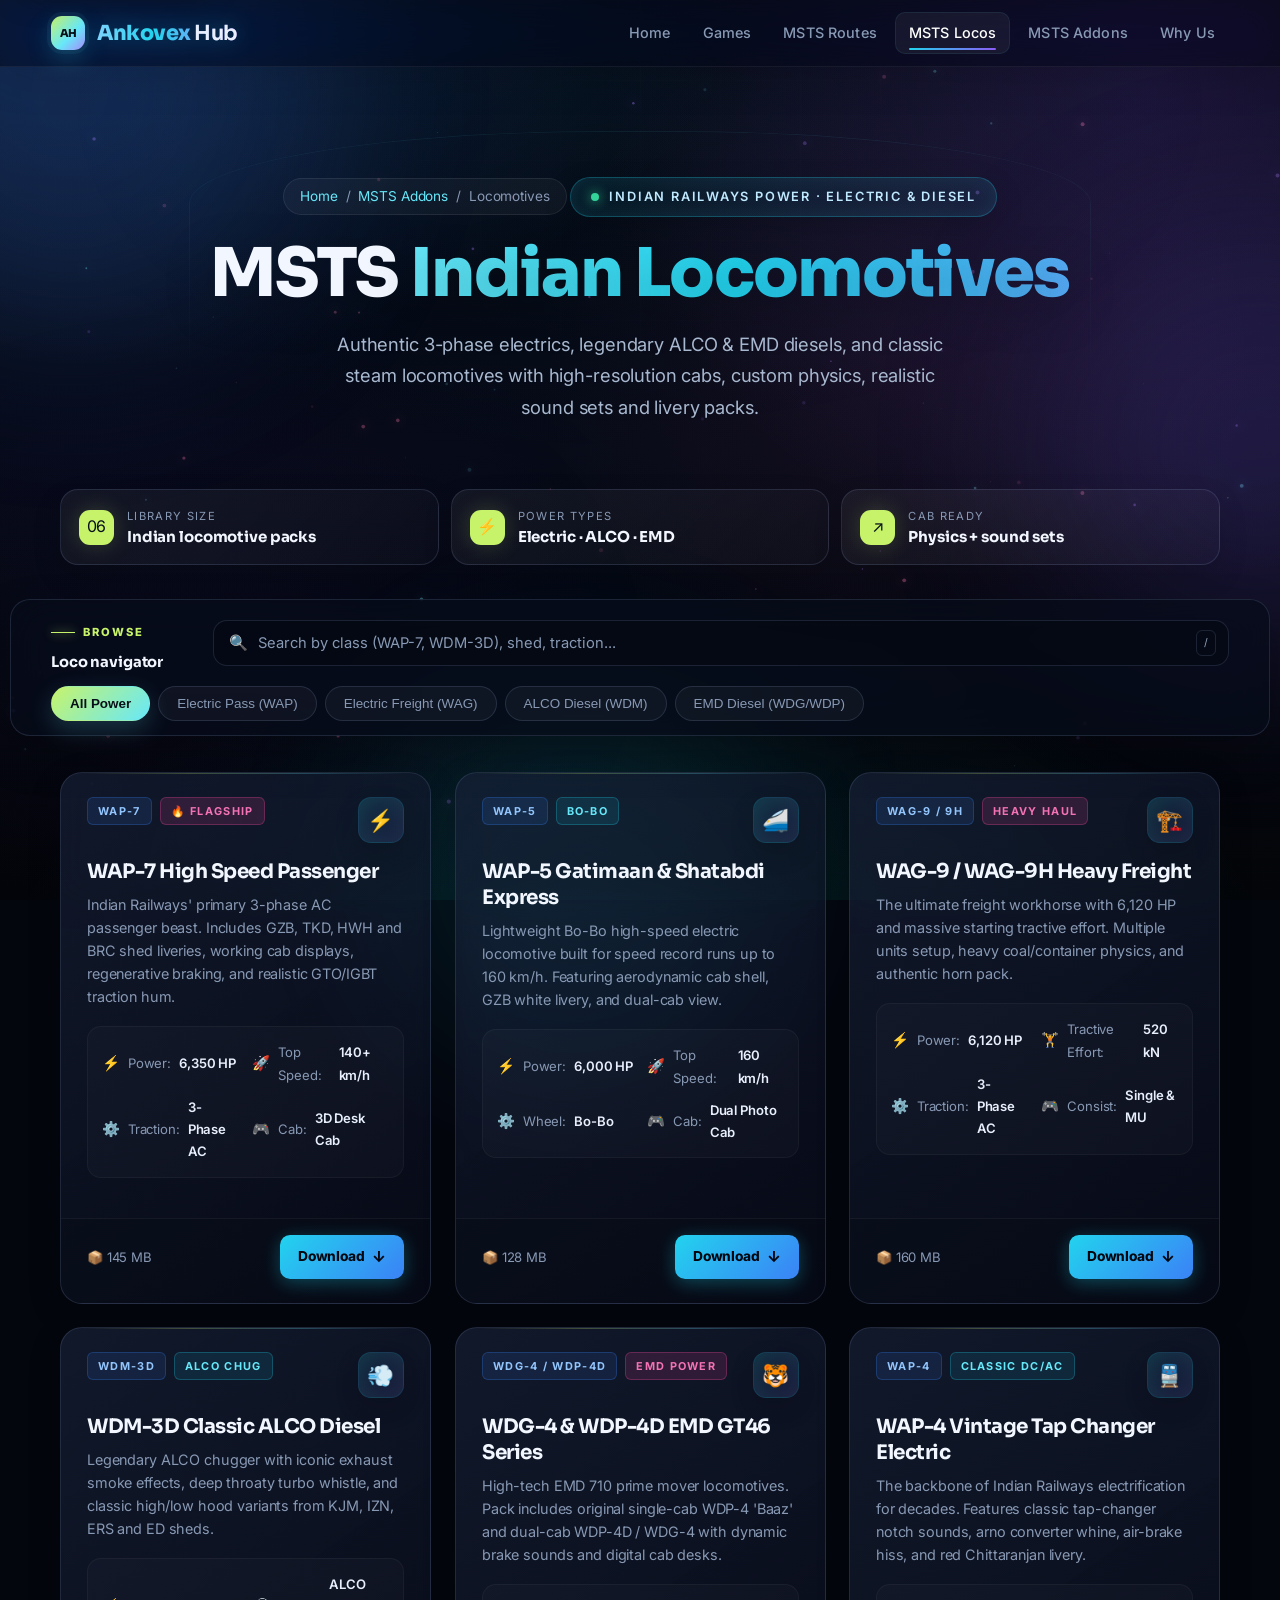
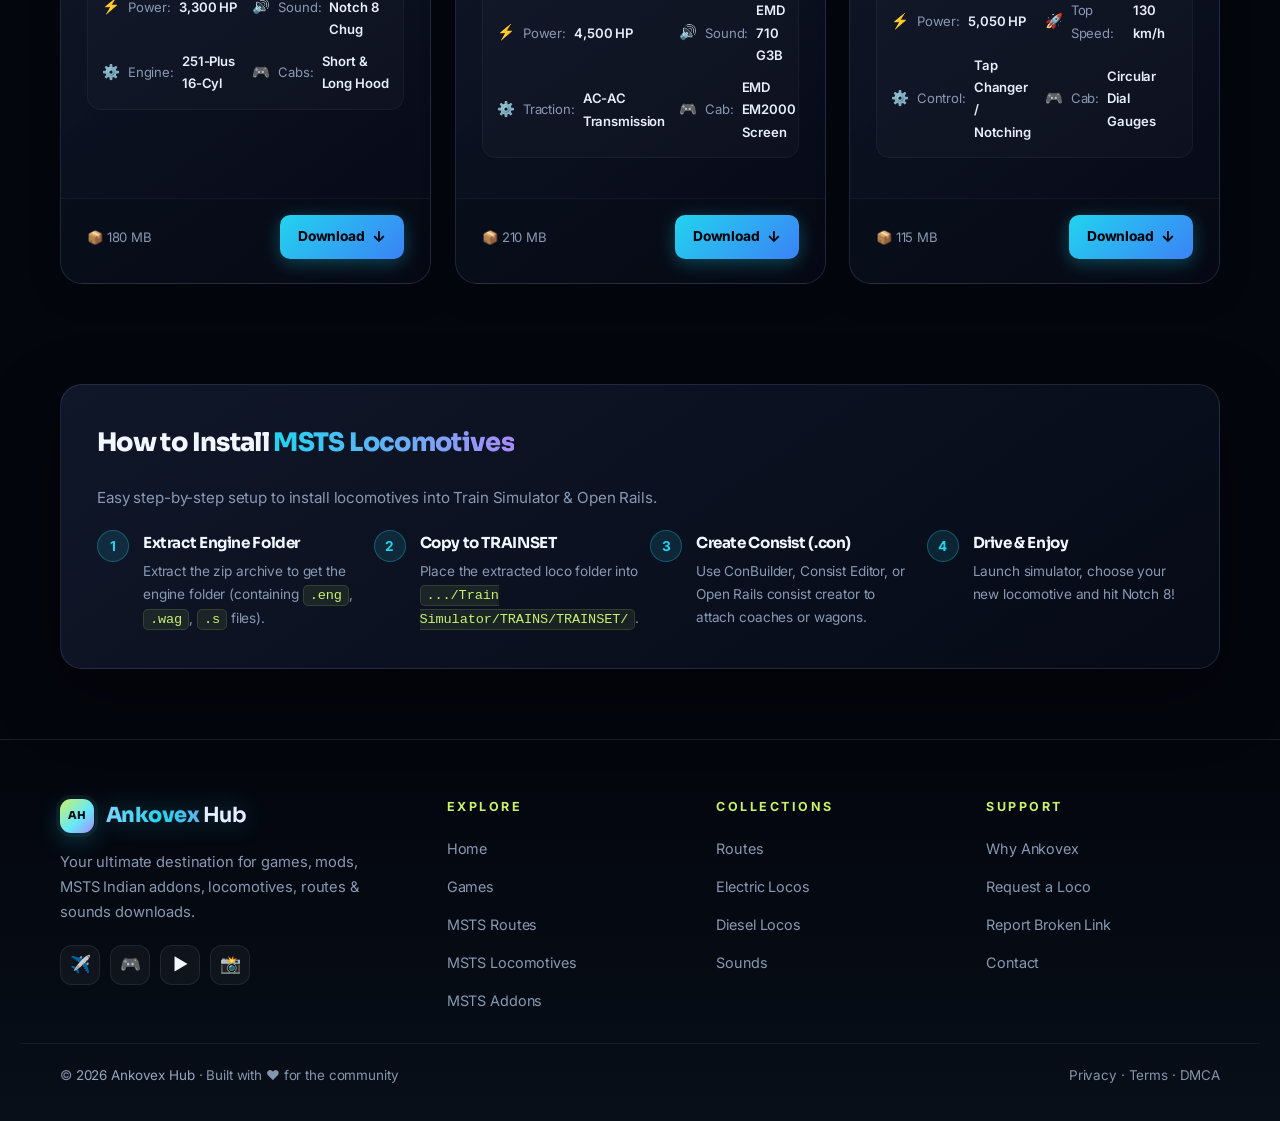
<file: msts-locomotives.html>
<!DOCTYPE html>
<html lang="en">
<head>
<meta charset="UTF-8">
<meta name="viewport" content="width=device-width, initial-scale=1.0">
<meta name="description" content="MSTS Indian Locomotives — Download WAP-7, WAP-5, WAP-4, WDM-3D, WDG-4, WAG-9, and Steam locomotives with authentic 3D cabs, sounds & physics for MSTS and Open Rails.">
<meta name="theme-color" content="#071018">
<meta name="color-scheme" content="dark">
<meta name="robots" content="index, follow">
<title>MSTS Locomotives — Ankovex Hub</title>
<link rel="preconnect" href="https://fonts.googleapis.com">
<link rel="preconnect" href="https://fonts.gstatic.com" crossorigin>
<link href="https://fonts.googleapis.com/css2?family=Sora:wght@300;400;600;700;800&family=Inter:wght@300;400;500;600&display=swap" rel="stylesheet">
<style>
:root{
  --bg:#04060e;
  --bg-2:#070b18;
  --panel:rgba(255,255,255,.04);
  --panel-2:rgba(255,255,255,.07);
  --stroke:rgba(255,255,255,.08);
  --cyan:#22d3ee;
  --blue:#3b82f6;
  --violet:#8b5cf6;
  --pink:#ec4899;
  --emerald:#10b981;
  --amber:#f59e0b;
  --text:#e8eefb;
  --muted:#8899b4;
  --glow:0 0 40px rgba(34,211,238,.25);
  --radius:22px;
  --max:1240px;
}
*{margin:0;padding:0;box-sizing:border-box}
html{scroll-behavior:smooth;scroll-padding-top:80px}
body{
  background:var(--bg);
  color:var(--text);
  font-family:'Inter','Segoe UI',sans-serif;
  line-height:1.7;
  min-height:100vh;
  overflow-x:hidden;
  -webkit-font-smoothing:antialiased;
}
::selection{background:rgba(34,211,238,.3);color:#fff}
::-webkit-scrollbar{width:8px}
::-webkit-scrollbar-track{background:var(--bg)}
::-webkit-scrollbar-thumb{background:linear-gradient(180deg,var(--cyan),var(--violet));border-radius:20px;border:2px solid var(--bg)}
h1,h2,h3,h4,.logo-text,.stat-num{font-family:'Sora','Segoe UI',sans-serif;letter-spacing:-.025em}
a{text-decoration:none;color:inherit}
img{max-width:100%}

/* ======== BACKGROUND ======== */
.bg{position:fixed;inset:0;z-index:-5;background:
    radial-gradient(ellipse 1200px 800px at 8% -8%, rgba(59,130,246,.22), transparent 55%),
    radial-gradient(ellipse 1000px 900px at 90% 10%, rgba(139,92,246,.18), transparent 55%),
    radial-gradient(ellipse 1100px 700px at 50% 115%, rgba(34,211,238,.12), transparent 60%),
    radial-gradient(ellipse 600px 600px at 70% 40%, rgba(236,72,153,.06), transparent 60%),
    linear-gradient(180deg,var(--bg) 0%, var(--bg-2) 50%, #030508 100%);}
.grid-lines{position:fixed;inset:0;z-index:-4;pointer-events:none;opacity:.3;
  background-image:linear-gradient(rgba(255,255,255,.04) 1px,transparent 1px),
                   linear-gradient(90deg,rgba(255,255,255,.04) 1px,transparent 1px);
  background-size:80px 80px;
  -webkit-mask-image:radial-gradient(ellipse at 50% 0%, #000 5%, transparent 70%);
          mask-image:radial-gradient(ellipse at 50% 0%, #000 5%, transparent 70%);}
#stars{position:fixed;inset:0;z-index:-3;pointer-events:none}
.orb{position:fixed;border-radius:50%;filter:blur(100px);opacity:.45;z-index:-2;pointer-events:none}
.orb.a{width:500px;height:500px;background:rgba(59,130,246,.4);top:-160px;left:-180px;animation:drift 18s ease-in-out infinite alternate}
.orb.b{width:440px;height:440px;background:rgba(139,92,246,.35);top:25%;right:-200px;animation:drift 22s ease-in-out infinite alternate-reverse}
.orb.c{width:380px;height:380px;background:rgba(34,211,238,.25);bottom:-160px;left:30%;animation:drift 26s ease-in-out infinite alternate}
@keyframes drift{from{transform:translate3d(0,0,0) scale(1)}to{transform:translate3d(80px,60px,0) scale(1.18)}}

/* ======== SCROLL PROGRESS ======== */
#progress{position:fixed;top:0;left:0;height:3px;width:0%;z-index:120;
  background:linear-gradient(90deg,var(--cyan),var(--blue),var(--violet),var(--pink));
  box-shadow:0 0 16px rgba(34,211,238,.9);transition:width .08s linear}

/* ======== NAVBAR ======== */
nav{position:sticky;top:0;z-index:100;display:flex;justify-content:space-between;align-items:center;
  padding:12px clamp(16px,4vw,52px);
  backdrop-filter:blur(20px) saturate(170%);
  -webkit-backdrop-filter:blur(20px) saturate(170%);
  background:rgba(6,9,20,.55);
  border-bottom:1px solid rgba(255,255,255,.06);
  transition:.4s ease}
nav.scrolled{background:rgba(6,9,20,.9);box-shadow:0 8px 50px rgba(0,0,0,.5);border-bottom-color:rgba(34,211,238,.15)}
.logo{display:flex;align-items:center;gap:11px;font-size:1.3rem}
.logo-text{font-weight:800;background:linear-gradient(90deg,#7dd3fc,#22d3ee 40%,#a78bfa);
  -webkit-background-clip:text;background-clip:text;-webkit-text-fill-color:transparent;
  filter:drop-shadow(0 0 16px rgba(34,211,238,.5))}
.logo-text span{-webkit-text-fill-color:#e8eefb;font-weight:600}
.nav-links{display:flex;align-items:center;gap:4px}
.nav-links a{position:relative;color:var(--muted);font-size:.9rem;font-weight:500;padding:9px 14px;border-radius:10px;transition:.3s}
.nav-links a::after{content:'';position:absolute;left:14px;right:14px;bottom:4px;height:2px;border-radius:2px;
  background:linear-gradient(90deg,var(--cyan),var(--violet));transform:scaleX(0);transform-origin:left;transition:.3s cubic-bezier(.2,.7,.3,1)}
.nav-links a:hover,.nav-links a.active{color:#fff;background:rgba(255,255,255,.05)}
.nav-links a:hover::after,.nav-links a.active::after{transform:scaleX(1)}
.nav-cta{margin-left:10px;padding:10px 20px !important;font-weight:600 !important;color:#04070f !important;
  background:linear-gradient(135deg,#22d3ee,#60a5fa) !important;border-radius:12px !important;
  box-shadow:0 6px 24px rgba(34,211,238,.3)}
.nav-cta:hover{transform:translateY(-2px);box-shadow:0 10px 34px rgba(34,211,238,.55)}
.burger{display:none;flex-direction:column;gap:5px;background:none;border:0;cursor:pointer;padding:8px;z-index:110}
.burger span{width:24px;height:2px;background:var(--text);border-radius:2px;transition:.3s}
.burger.open span:nth-child(1){transform:translateY(7px) rotate(45deg)}
.burger.open span:nth-child(2){opacity:0}
.burger.open span:nth-child(3){transform:translateY(-7px) rotate(-45deg)}

/* ======== HERO HEADER ======== */
.page-hero{position:relative;text-align:center;padding:clamp(60px,10vw,110px) 20px clamp(40px,6vw,70px);
  max-width:980px;margin:auto}
.breadcrumb{display:inline-flex;align-items:center;gap:8px;font-size:.85rem;color:var(--muted);
  margin-bottom:18px;padding:6px 16px;border-radius:100px;background:var(--panel);border:1px solid var(--stroke)}
.breadcrumb a{color:#67e8f9;transition:.2s}
.breadcrumb a:hover{color:#fff}
.badge{display:inline-flex;align-items:center;gap:10px;padding:8px 20px;border-radius:100px;font-size:.8rem;
  letter-spacing:.14em;text-transform:uppercase;color:#bfe9ff;font-weight:600;
  background:rgba(34,211,238,.07);border:1px solid rgba(34,211,238,.28);
  box-shadow:inset 0 0 24px rgba(34,211,238,.06);margin-bottom:20px}
.badge .dot{width:8px;height:8px;border-radius:50%;background:#34d399;box-shadow:0 0 12px #34d399}
.page-hero h1{font-size:clamp(2.4rem,6vw,4.2rem);font-weight:800;line-height:1.1;margin-bottom:18px}
.page-hero h1 .grad{background:linear-gradient(96deg,#67e8f9 0%,#22d3ee 25%,#60a5fa 55%,#c084fc 100%);
  background-size:200% auto;-webkit-background-clip:text;background-clip:text;-webkit-text-fill-color:transparent;
  animation:shine 5s linear infinite}
@keyframes shine{to{background-position:200% center}}
.page-hero p{color:var(--muted);font-size:clamp(1rem,1.8vw,1.15rem);max-width:640px;margin:0 auto}

/* ======== SEARCH & FILTER BAR ======== */
.control-bar{max-width:var(--max);margin:0 auto 36px;padding:0 clamp(18px,4vw,40px);
  display:flex;gap:14px;flex-wrap:wrap;align-items:center;justify-content:space-between}
.search-wrapper{flex:1;min-width:260px;position:relative}
.search-wrapper input{width:100%;padding:13px 18px 13px 44px;border-radius:14px;border:1px solid var(--stroke);
  background:rgba(255,255,255,.03);color:var(--text);font-size:.92rem;font-family:inherit;outline:none;transition:.3s}
.search-wrapper input:focus{border-color:rgba(34,211,238,.45);box-shadow:0 0 24px rgba(34,211,238,.12)}
.search-wrapper input::placeholder{color:var(--muted)}
.search-wrapper::before{content:'🔍';position:absolute;left:16px;top:50%;transform:translateY(-50%);font-size:.95rem}
.filter-tags{display:flex;gap:8px;flex-wrap:wrap}
.filter-chip{padding:9px 18px;border-radius:100px;font-size:.84rem;font-weight:500;cursor:pointer;
  background:var(--panel);border:1px solid var(--stroke);color:var(--muted);transition:.3s}
.filter-chip:hover{color:var(--text);border-color:rgba(34,211,238,.3)}
.filter-chip.active{color:#03060e;background:linear-gradient(135deg,#22d3ee,#3b82f6);border-color:transparent;font-weight:600;box-shadow:0 6px 20px rgba(34,211,238,.3)}

/* ======== SEARCH STATUS / EMPTY STATE ======== */
.search-status{max-width:var(--max);margin:-16px auto 26px;padding:0 clamp(18px,4vw,40px);
  display:none;gap:12px;align-items:center;flex-wrap:wrap;font-size:.88rem;color:var(--muted)}
.search-status.show{display:flex}
.search-status b{color:var(--text)}
.search-status q{color:#c084fc;font-style:normal;quotes:'"' '"'}
.search-status .status-btn{padding:6px 16px;border-radius:100px;font-size:.8rem;font-weight:600;cursor:pointer;
  background:rgba(139,92,246,.15);border:1px solid rgba(139,92,246,.45);color:#fff;transition:.3s}
.search-status .status-btn:hover{background:rgba(139,92,246,.28)}

/* ======== CONTAINER ======== */
.container{max-width:var(--max);margin:auto;padding:0 clamp(18px,4vw,40px) 60px}
.loco-grid{display:grid;grid-template-columns:repeat(auto-fill,minmax(330px,1fr));gap:24px}

/* ======== LOCO CARD ======== */
.loco-card{position:relative;overflow:hidden;border-radius:var(--radius);
  background:linear-gradient(165deg,rgba(255,255,255,.05),rgba(255,255,255,.015));
  border:1px solid var(--stroke);backdrop-filter:blur(16px);
  display:flex;flex-direction:column;transition:transform .45s cubic-bezier(.2,.7,.3,1),border-color .4s,box-shadow .4s;
  will-change:transform}
.loco-card::after{content:'';position:absolute;inset:0;opacity:0;transition:.5s;pointer-events:none;
  background:radial-gradient(460px circle at var(--mx,50%) var(--my,0%), rgba(34,211,238,.16), transparent 60%)}
.loco-card:hover{transform:translateY(-8px);border-color:rgba(34,211,238,.5);
  box-shadow:0 24px 60px rgba(0,0,0,.5),0 0 36px rgba(34,211,238,.18)}
.loco-card:hover::after{opacity:1}

.loco-header{padding:26px 26px 16px;display:flex;justify-content:space-between;align-items:flex-start;gap:12px}
.loco-badge-row{display:flex;gap:8px;flex-wrap:wrap}
.class-tag{font-size:.68rem;letter-spacing:.12em;text-transform:uppercase;font-weight:700;
  padding:4px 10px;border-radius:6px;background:rgba(59,130,246,.12);color:#93c5fd;border:1px solid rgba(59,130,246,.25);transition:all .3s ease}
.class-tag:hover{box-shadow:0 0 12px rgba(59,130,246,.35);border-color:#3b82f6}
.traction-tag{font-size:.68rem;letter-spacing:.12em;text-transform:uppercase;font-weight:700;
  padding:4px 10px;border-radius:6px;background:rgba(34,211,238,.1);color:#67e8f9;border:1px solid rgba(34,211,238,.25);transition:all .3s ease}
.traction-tag:hover{box-shadow:0 0 12px rgba(34,211,238,.35);border-color:#22d3ee}
.featured-tag{font-size:.68rem;letter-spacing:.12em;text-transform:uppercase;font-weight:700;
  padding:4px 10px;border-radius:6px;background:rgba(236,72,153,.15);color:#f472b6;border:1px solid rgba(236,72,153,.3);transition:all .3s ease}
.featured-tag:hover{box-shadow:0 0 12px rgba(236,72,153,.35);border-color:#ec4899}
.loco-icon{width:46px;height:46px;border-radius:13px;display:grid;place-items:center;font-size:1.35rem;flex-shrink:0;
  background:linear-gradient(135deg,rgba(34,211,238,.12),rgba(139,92,246,.1));border:1px solid rgba(34,211,238,.15)}

.loco-body{padding:0 26px 20px;flex:1}
.loco-card h3{font-size:1.25rem;font-weight:700;margin-bottom:8px;line-height:1.3}
.loco-desc{color:var(--muted);font-size:.9rem;line-height:1.6;margin-bottom:18px}

.loco-specs{display:grid;grid-template-columns:1fr 1fr;gap:10px 14px;padding:14px;border-radius:14px;
  background:rgba(255,255,255,.025);border:1px solid rgba(255,255,255,.04);margin-bottom:20px;font-size:.82rem}
.spec-item{display:flex;align-items:center;gap:8px}
.spec-item .ico{color:#67e8f9;font-size:.9rem}
.spec-item span{color:var(--muted)}
.spec-item strong{color:var(--text);font-weight:600}

.loco-footer{padding:16px 26px 24px;border-top:1px solid rgba(255,255,255,.05);display:flex;align-items:center;justify-content:space-between}
.file-size{font-size:.82rem;color:var(--muted)}
.btn-dl{display:inline-flex;align-items:center;gap:7px;padding:9px 18px;border-radius:10px;font-weight:600;
  font-size:.86rem;cursor:pointer;background:linear-gradient(135deg,#22d3ee,#3b82f6);color:#03060e;
  border:0;transition:transform .3s ease,box-shadow .3s ease;box-shadow:0 4px 18px rgba(34,211,238,.3)}
.btn-dl:hover{transform:translateY(-2px) scale(1.05);box-shadow:0 8px 24px rgba(34,211,238,.55)}

/* ======== INSTALL GUIDE SECTION ======== */
.guide-section{max-width:var(--max);margin:40px auto 20px;padding:0 clamp(18px,4vw,40px)}
.guide-box{padding:36px;border-radius:var(--radius);border:1px solid var(--stroke);
  background:var(--panel);backdrop-filter:blur(16px)}
.guide-box h2{font-size:1.6rem;font-weight:800;margin-bottom:20px}
.guide-box h2 em{font-style:normal;background:linear-gradient(90deg,#22d3ee,#a78bfa);
  -webkit-background-clip:text;background-clip:text;-webkit-text-fill-color:transparent}
.guide-steps{display:grid;grid-template-columns:repeat(auto-fit,minmax(240px,1fr));gap:20px;margin-top:20px}
.step{display:flex;gap:14px;align-items:flex-start}
.step-num{width:32px;height:32px;border-radius:50%;display:grid;place-items:center;font-weight:700;
  font-size:.85rem;background:rgba(34,211,238,.12);color:var(--cyan);border:1px solid rgba(34,211,238,.3);flex-shrink:0}
.step h4{font-size:.95rem;margin-bottom:4px}
.step p{color:var(--muted);font-size:.85rem}

/* ======== FOOTER ======== */
footer{margin-top:70px;border-top:1px solid rgba(255,255,255,.07);
  background:linear-gradient(180deg,transparent,rgba(34,211,238,.035))}
.foot{max-width:var(--max);margin:auto;padding:56px clamp(18px,4vw,40px) 28px;
  display:grid;grid-template-columns:1.5fr 1fr 1fr 1fr;gap:36px}
.foot h5{font-size:.78rem;letter-spacing:.2em;text-transform:uppercase;color:#7dd3fc;margin-bottom:18px}
.foot ul{list-style:none;display:grid;gap:11px}
.foot ul a{color:var(--muted);font-size:.9rem;transition:.25s;display:inline-block}
.foot ul a:hover{color:#67e8f9;padding-left:5px}
.foot-brand p{color:var(--muted);font-size:.92rem;margin:14px 0 20px;max-width:340px}
.socials{display:flex;gap:10px}
.socials a{width:40px;height:40px;border-radius:12px;display:grid;place-items:center;font-size:1.05rem;
  background:var(--panel);border:1px solid var(--stroke);transition:.35s}
.socials a:hover{transform:translateY(-4px);border-color:rgba(34,211,238,.45);box-shadow:0 8px 28px rgba(34,211,238,.2)}
.foot-bottom{max-width:var(--max);margin:auto;padding:20px clamp(18px,4vw,40px) 36px;
  display:flex;justify-content:space-between;gap:12px;flex-wrap:wrap;
  border-top:1px solid rgba(255,255,255,.06);color:#6b7c96;font-size:.84rem}
.foot-bottom span{color:#94a6c2}

/* ======== BACK TO TOP ======== */
#top{position:fixed;right:24px;bottom:24px;width:48px;height:48px;border-radius:15px;cursor:pointer;
  display:grid;place-items:center;font-size:1.15rem;z-index:90;opacity:0;pointer-events:none;transform:translateY(16px);
  background:linear-gradient(135deg,rgba(34,211,238,.9),rgba(59,130,246,.9));color:#03060e;border:0;
  box-shadow:0 10px 34px rgba(34,211,238,.4);transition:.4s cubic-bezier(.2,.7,.3,1)}
#top.show{opacity:1;pointer-events:auto;transform:none}
#top:hover{transform:translateY(-4px) !important}

/* ======== REVEAL ======== */
.reveal{opacity:0;transform:translateY(36px);transition:opacity .7s ease,transform .7s cubic-bezier(.2,.7,.3,1)}
.reveal.active{opacity:1;transform:none}

/* ======== RESPONSIVE ======== */
@media(max-width:900px){
  .foot{grid-template-columns:1fr 1fr}
}
@media(max-width:820px){
  .burger{display:flex}
  .nav-links{position:fixed;top:0;right:0;width:280px;height:100vh;flex-direction:column;align-items:stretch;gap:2px;
    background:rgba(6,9,20,.98);backdrop-filter:blur(24px);border-left:1px solid rgba(34,211,238,.18);
    padding:80px 20px 30px;transform:translateX(100%);transition:.4s cubic-bezier(.2,.7,.3,1);z-index:105}
  .nav-links.open{transform:translateX(0)}
  .nav-links a{padding:14px 14px;font-size:1.05rem;border-radius:12px}
  .nav-links a::after{display:none}
  .nav-cta{margin:14px 0 0;text-align:center}
}
@media(max-width:560px){
  .foot{grid-template-columns:1fr}
  .control-bar{flex-direction:column;align-items:stretch}
  .loco-grid{grid-template-columns:1fr}
}
@media(prefers-reduced-motion:reduce){
  *{animation-duration:.01ms !important;animation-iteration-count:1 !important;transition-duration:.01ms !important}
  html{scroll-behavior:auto}
}
</style>
<link rel="stylesheet" href="hub-enhancements.css">
</head>
<body>

<a class="skip-link" href="#content">Skip to main content</a>
<div class="bg"></div>
<div class="grid-lines"></div>
<div class="orb a"></div><div class="orb b"></div><div class="orb c"></div>
<canvas id="stars"></canvas>
<div id="progress"></div>

<!-- NAV -->
<nav id="nav" aria-label="Primary navigation">
  <a href="index.html" class="logo">
    <span class="logo-text">Ankovex <span>Hub</span></span>
  </a>
  <button class="burger" id="burger" aria-label="Menu"><span></span><span></span><span></span></button>
  <div class="nav-links" id="navLinks">
    <a href="index.html#home">Home</a>
    <a href="index.html#games">Games</a>
    <a href="msts-routes.html">MSTS Routes</a>
    <a href="msts-locomotives.html" class="active">MSTS Locos</a>
    <a href="index.html#msts">MSTS Addons</a>
    <a href="index.html#why">Why Us</a>
  </div>
</nav>

<!-- HERO -->
<header class="page-hero">
  <div class="breadcrumb">
    <a href="index.html">Home</a> <span>/</span> <a href="index.html#msts">MSTS Addons</a> <span>/</span> <span>Locomotives</span>
  </div>
  <div class="badge"><span class="dot"></span> Indian Railways Power · Electric &amp; Diesel</div>
  <h1>MSTS <span class="grad">Indian Locomotives</span></h1>
  <p>Authentic 3-phase electrics, legendary ALCO &amp; EMD diesels, and classic steam locomotives with high-resolution cabs, custom physics, realistic sound sets and livery packs.</p>
</header>

<div class="collection-pulse reveal" aria-label="Locomotives collection overview">
  <div class="pulse-item"><span class="pulse-icon">06</span><div><small>Library size</small><strong>Indian locomotive packs</strong></div></div>
  <div class="pulse-item"><span class="pulse-icon">⚡</span><div><small>Power types</small><strong>Electric · ALCO · EMD</strong></div></div>
  <div class="pulse-item"><span class="pulse-icon">↗</span><div><small>Cab ready</small><strong>Physics + sound sets</strong></div></div>
</div>

<!-- CONTROLS -->
<div class="control-bar" role="search">
  <div class="control-copy"><span class="control-kicker">Browse</span><strong>Loco navigator</strong></div>
  <div class="search-wrapper">
    <input type="text" id="locoSearch" placeholder="Search by class (WAP-7, WDM-3D), shed, traction..." autocomplete="off" aria-label="Search locomotives">
  </div>
  <div class="filter-tags">
    <button class="filter-chip active" data-type="all">All Power</button>
    <button class="filter-chip" data-type="electric-pass">Electric Pass (WAP)</button>
    <button class="filter-chip" data-type="electric-freight">Electric Freight (WAG)</button>
    <button class="filter-chip" data-type="diesel-alco">ALCO Diesel (WDM)</button>
    <button class="filter-chip" data-type="diesel-emd">EMD Diesel (WDG/WDP)</button>
  </div>
</div>

<!-- SEARCH RESULT STATUS -->
<div class="search-status" id="searchStatus" role="status" aria-live="polite"></div>

<!-- LOCOMOTIVE LIST -->
<main class="container" id="content">
  <div class="loco-grid" id="locoList">

    <!-- Card 1 -->
    <article class="loco-card reveal" data-type="electric-pass">
      <div class="loco-header">
        <div class="loco-badge-row">
          <span class="class-tag">WAP-7</span>
          <span class="featured-tag">🔥 Flagship</span>
        </div>
        <div class="loco-icon">⚡</div>
      </div>
      <div class="loco-body">
        <h3>WAP-7 High Speed Passenger</h3>
        <p class="loco-desc">Indian Railways' primary 3-phase AC passenger beast. Includes GZB, TKD, HWH and BRC shed liveries, working cab displays, regenerative braking, and realistic GTO/IGBT traction hum.</p>
        <div class="loco-specs">
          <div class="spec-item"><span class="ico">⚡</span><span>Power:</span> <strong>6,350 HP</strong></div>
          <div class="spec-item"><span class="ico">🚀</span><span>Top Speed:</span> <strong>140+ km/h</strong></div>
          <div class="spec-item"><span class="ico">⚙️</span><span>Traction:</span> <strong>3-Phase AC</strong></div>
          <div class="spec-item"><span class="ico">🎮</span><span>Cab:</span> <strong>3D Desk Cab</strong></div>
        </div>
      </div>
      <div class="loco-footer">
        <span class="file-size">📦 145 MB</span>
        <a href="#" class="btn-dl">Download <span class="arw">↓</span></a>
      </div>
    </article>

    <!-- Card 2 -->
    <article class="loco-card reveal" data-type="electric-pass">
      <div class="loco-header">
        <div class="loco-badge-row">
          <span class="class-tag">WAP-5</span>
          <span class="traction-tag">Bo-Bo</span>
        </div>
        <div class="loco-icon">🚄</div>
      </div>
      <div class="loco-body">
        <h3>WAP-5 Gatimaan &amp; Shatabdi Express</h3>
        <p class="loco-desc">Lightweight Bo-Bo high-speed electric locomotive built for speed record runs up to 160 km/h. Featuring aerodynamic cab shell, GZB white livery, and dual-cab view.</p>
        <div class="loco-specs">
          <div class="spec-item"><span class="ico">⚡</span><span>Power:</span> <strong>6,000 HP</strong></div>
          <div class="spec-item"><span class="ico">🚀</span><span>Top Speed:</span> <strong>160 km/h</strong></div>
          <div class="spec-item"><span class="ico">⚙️</span><span>Wheel:</span> <strong>Bo-Bo</strong></div>
          <div class="spec-item"><span class="ico">🎮</span><span>Cab:</span> <strong>Dual Photo Cab</strong></div>
        </div>
      </div>
      <div class="loco-footer">
        <span class="file-size">📦 128 MB</span>
        <a href="#" class="btn-dl">Download <span class="arw">↓</span></a>
      </div>
    </article>

    <!-- Card 3 -->
    <article class="loco-card reveal" data-type="electric-freight">
      <div class="loco-header">
        <div class="loco-badge-row">
          <span class="class-tag">WAG-9 / 9H</span>
          <span class="featured-tag">Heavy Haul</span>
        </div>
        <div class="loco-icon">🏗️</div>
      </div>
      <div class="loco-body">
        <h3>WAG-9 / WAG-9H Heavy Freight</h3>
        <p class="loco-desc">The ultimate freight workhorse with 6,120 HP and massive starting tractive effort. Multiple units setup, heavy coal/container physics, and authentic horn pack.</p>
        <div class="loco-specs">
          <div class="spec-item"><span class="ico">⚡</span><span>Power:</span> <strong>6,120 HP</strong></div>
          <div class="spec-item"><span class="ico">🏋️</span><span>Tractive Effort:</span> <strong>520 kN</strong></div>
          <div class="spec-item"><span class="ico">⚙️</span><span>Traction:</span> <strong>3-Phase AC</strong></div>
          <div class="spec-item"><span class="ico">🎮</span><span>Consist:</span> <strong>Single &amp; MU</strong></div>
        </div>
      </div>
      <div class="loco-footer">
        <span class="file-size">📦 160 MB</span>
        <a href="#" class="btn-dl">Download <span class="arw">↓</span></a>
      </div>
    </article>

    <!-- Card 4 -->
    <article class="loco-card reveal" data-type="diesel-alco">
      <div class="loco-header">
        <div class="loco-badge-row">
          <span class="class-tag">WDM-3D</span>
          <span class="traction-tag">ALCO Chug</span>
        </div>
        <div class="loco-icon">💨</div>
      </div>
      <div class="loco-body">
        <h3>WDM-3D Classic ALCO Diesel</h3>
        <p class="loco-desc">Legendary ALCO chugger with iconic exhaust smoke effects, deep throaty turbo whistle, and classic high/low hood variants from KJM, IZN, ERS and ED sheds.</p>
        <div class="loco-specs">
          <div class="spec-item"><span class="ico">⚡</span><span>Power:</span> <strong>3,300 HP</strong></div>
          <div class="spec-item"><span class="ico">🔊</span><span>Sound:</span> <strong>ALCO Notch 8 Chug</strong></div>
          <div class="spec-item"><span class="ico">⚙️</span><span>Engine:</span> <strong>251-Plus 16-Cyl</strong></div>
          <div class="spec-item"><span class="ico">🎮</span><span>Cabs:</span> <strong>Short &amp; Long Hood</strong></div>
        </div>
      </div>
      <div class="loco-footer">
        <span class="file-size">📦 180 MB</span>
        <a href="#" class="btn-dl">Download <span class="arw">↓</span></a>
      </div>
    </article>

    <!-- Card 5 -->
    <article class="loco-card reveal" data-type="diesel-emd">
      <div class="loco-header">
        <div class="loco-badge-row">
          <span class="class-tag">WDG-4 / WDP-4D</span>
          <span class="featured-tag">EMD Power</span>
        </div>
        <div class="loco-icon">🐯</div>
      </div>
      <div class="loco-body">
        <h3>WDG-4 &amp; WDP-4D EMD GT46 Series</h3>
        <p class="loco-desc">High-tech EMD 710 prime mover locomotives. Pack includes original single-cab WDP-4 'Baaz' and dual-cab WDP-4D / WDG-4 with dynamic brake sounds and digital cab desks.</p>
        <div class="loco-specs">
          <div class="spec-item"><span class="ico">⚡</span><span>Power:</span> <strong>4,500 HP</strong></div>
          <div class="spec-item"><span class="ico">🔊</span><span>Sound:</span> <strong>EMD 710 G3B</strong></div>
          <div class="spec-item"><span class="ico">⚙️</span><span>Traction:</span> <strong>AC-AC Transmission</strong></div>
          <div class="spec-item"><span class="ico">🎮</span><span>Cab:</span> <strong>EMD EM2000 Screen</strong></div>
        </div>
      </div>
      <div class="loco-footer">
        <span class="file-size">📦 210 MB</span>
        <a href="#" class="btn-dl">Download <span class="arw">↓</span></a>
      </div>
    </article>

    <!-- Card 6 -->
    <article class="loco-card reveal" data-type="electric-pass">
      <div class="loco-header">
        <div class="loco-badge-row">
          <span class="class-tag">WAP-4</span>
          <span class="traction-tag">Classic DC/AC</span>
        </div>
        <div class="loco-icon">🚆</div>
      </div>
      <div class="loco-body">
        <h3>WAP-4 Vintage Tap Changer Electric</h3>
        <p class="loco-desc">The backbone of Indian Railways electrification for decades. Features classic tap-changer notch sounds, arno converter whine, air-brake hiss, and red Chittaranjan livery.</p>
        <div class="loco-specs">
          <div class="spec-item"><span class="ico">⚡</span><span>Power:</span> <strong>5,050 HP</strong></div>
          <div class="spec-item"><span class="ico">🚀</span><span>Top Speed:</span> <strong>130 km/h</strong></div>
          <div class="spec-item"><span class="ico">⚙️</span><span>Control:</span> <strong>Tap Changer / Notching</strong></div>
          <div class="spec-item"><span class="ico">🎮</span><span>Cab:</span> <strong>Circular Dial Gauges</strong></div>
        </div>
      </div>
      <div class="loco-footer">
        <span class="file-size">📦 115 MB</span>
        <a href="#" class="btn-dl">Download <span class="arw">↓</span></a>
      </div>
    </article>

  </div>
</main>

<!-- INSTALL GUIDE -->
<section class="guide-section">
  <div class="guide-box reveal">
    <h2>How to Install <em>MSTS Locomotives</em></h2>
    <p style="color:var(--muted);font-size:.95rem">Easy step-by-step setup to install locomotives into Train Simulator &amp; Open Rails.</p>
    <div class="guide-steps">
      <div class="step">
        <div class="step-num">1</div>
        <div>
          <h4>Extract Engine Folder</h4>
          <p>Extract the zip archive to get the engine folder (containing <code>.eng</code>, <code>.wag</code>, <code>.s</code> files).</p>
        </div>
      </div>
      <div class="step">
        <div class="step-num">2</div>
        <div>
          <h4>Copy to TRAINSET</h4>
          <p>Place the extracted loco folder into <code>.../Train Simulator/TRAINS/TRAINSET/</code>.</p>
        </div>
      </div>
      <div class="step">
        <div class="step-num">3</div>
        <div>
          <h4>Create Consist (.con)</h4>
          <p>Use ConBuilder, Consist Editor, or Open Rails consist creator to attach coaches or wagons.</p>
        </div>
      </div>
      <div class="step">
        <div class="step-num">4</div>
        <div>
          <h4>Drive &amp; Enjoy</h4>
          <p>Launch simulator, choose your new locomotive and hit Notch 8!</p>
        </div>
      </div>
    </div>
  </div>
</section>

<!-- FOOTER -->
<footer>
  <div class="foot">
    <div class="foot-brand">
      <a href="index.html" class="logo"><span class="logo-text">Ankovex <span>Hub</span></span></a>
      <p>Your ultimate destination for games, mods, MSTS Indian addons, locomotives, routes &amp; sounds downloads.</p>
      <div class="socials">
        <a href="#" title="Telegram">✈️</a>
        <a href="#" title="Discord">🎮</a>
        <a href="#" title="YouTube">▶️</a>
        <a href="#" title="Instagram">📸</a>
      </div>
    </div>
    <div>
      <h5>Explore</h5>
      <ul>
        <li><a href="index.html#home">Home</a></li>
        <li><a href="index.html#games">Games</a></li>
        <li><a href="msts-routes.html">MSTS Routes</a></li>
        <li><a href="msts-locomotives.html">MSTS Locomotives</a></li>
        <li><a href="index.html#msts">MSTS Addons</a></li>
      </ul>
    </div>
    <div>
      <h5>Collections</h5>
      <ul>
        <li><a href="msts-routes.html">Routes</a></li>
        <li><a href="msts-locomotives.html">Electric Locos</a></li>
        <li><a href="msts-locomotives.html">Diesel Locos</a></li>
        <li><a href="index.html#msts">Sounds</a></li>
      </ul>
    </div>
    <div>
      <h5>Support</h5>
      <ul>
        <li><a href="index.html#why">Why Ankovex</a></li>
        <li><a href="#">Request a Loco</a></li>
        <li><a href="#">Report Broken Link</a></li>
        <li><a href="#">Contact</a></li>
      </ul>
    </div>
  </div>
  <div class="foot-bottom">
    <div>© <span data-year>2026</span> <span>Ankovex Hub</span> · Built with ❤️ for the community</div>
    <div>Privacy · Terms · DMCA</div>
  </div>
</footer>

<button id="top" aria-label="Back to top">⬆</button>

<script>
/* Star particle canvas */
(function(){
  const c=document.getElementById('stars'), x=c.getContext('2d');
  const reduce=window.matchMedia('(prefers-reduced-motion: reduce)').matches;
  let w,h,stars=[];
  function size(){
    w=c.width=innerWidth; h=c.height=innerHeight;
    const n=Math.min(130,Math.floor(w*h/12000));
    stars=Array.from({length:n},()=>({
      x:Math.random()*w, y:Math.random()*h,
      r:Math.random()*1.8+.3,
      vy:Math.random()*.3+.05,
      vx:(Math.random()-.5)*.2,
      a:Math.random()*.6+.2,
      hue:Math.random()<.35?190:Math.random()<.6?265:340
    }));
  }
  function loop(){
    x.clearRect(0,0,w,h);
    stars.forEach(s=>{
      s.y-=s.vy; s.x+=s.vx;
      if(s.y<-6){s.y=h+6;s.x=Math.random()*w}
      if(s.x<-6)s.x=w+6; if(s.x>w+6)s.x=-6;
      x.beginPath();
      x.fillStyle='hsla('+s.hue+',90%,70%,'+s.a+')';
      x.shadowBlur=10; x.shadowColor='hsla('+s.hue+',90%,65%,.8)';
      x.arc(s.x,s.y,s.r,0,6.283); x.fill();
      x.shadowBlur=0;
    });
    requestAnimationFrame(loop);
  }
  size(); addEventListener('resize',size);
  if(!reduce) loop(); else {x.clearRect(0,0,w,h);}
})();

/* Scroll progress & back-to-top */
const nav=document.getElementById('nav'), prog=document.getElementById('progress'), topBtn=document.getElementById('top');
function onScroll(){
  const st=scrollY, max=document.documentElement.scrollHeight-innerHeight;
  prog.style.width=(max>0?(st/max)*100:0)+'%';
  nav.classList.toggle('scrolled',st>20);
  topBtn.classList.toggle('show',st>500);
}
addEventListener('scroll',onScroll,{passive:true}); onScroll();
topBtn.onclick=()=>scrollTo({top:0,behavior:'smooth'});

/* Mobile menu */
const burger=document.getElementById('burger'), links=document.getElementById('navLinks');
burger.onclick=()=>{burger.classList.toggle('open');links.classList.toggle('open')};
function closeMenu(){burger.classList.remove('open');links.classList.remove('open')}

/* ===== SMOOTH PAGE SCROLL =====
   Every in-page anchor scrolls smoothly (CSS scroll-behavior already covers
   most cases, this adds the offset-aware JS behaviour + mobile menu close). */
document.querySelectorAll('a[href^="#"]').forEach(a=>{
  a.addEventListener('click',e=>{
    const href=a.getAttribute('href');
    if(!href || href==='#'){ e.preventDefault(); closeMenu(); return; }
    let t=null;
    try{ t=document.querySelector(href); }catch(err){ t=null; }
    if(!t) return;
    e.preventDefault();
    t.scrollIntoView({behavior:'smooth',block:'start'});
    closeMenu();
  });
});

/* Smooth-scroll to the anchor when arriving from another page
   (e.g. index.html#msts) instead of hard-jumping to it. */
function smoothScrollToHash(delay){
  if(!location.hash) return;
  let target=null;
  try{ target=document.querySelector(location.hash); }catch(err){ target=null; }
  if(target) setTimeout(()=>target.scrollIntoView({behavior:'smooth',block:'start'}),delay);
}
window.addEventListener('load',()=>smoothScrollToHash(150));
setTimeout(()=>smoothScrollToHash(400),0);

/* Cursor glow on loco cards */
document.querySelectorAll('.loco-card').forEach(card=>{
  card.addEventListener('pointermove',e=>{
    const r=card.getBoundingClientRect();
    card.style.setProperty('--mx',((e.clientX-r.left)/r.width*100)+'%');
    card.style.setProperty('--my',((e.clientY-r.top)/r.height*100)+'%');
  });
});

/* Scroll reveal */
const ro=new IntersectionObserver((es,o)=>{
  es.forEach((e,i)=>{
    if(e.isIntersecting){
      setTimeout(()=>e.target.classList.add('active'), (i%6)*80);
      o.unobserve(e.target);
    }
  });
},{threshold:.12});
document.querySelectorAll('.reveal').forEach(el=>ro.observe(el));

/* ===== Search helpers (normalised, multi-keyword, dash-proof) =====
   "WAP-7", "wap7", "wap 7" and "high speed passenger" all match. Works on every page. */
function normText(s){
  return String(s||'').toLowerCase()
    .replace(/[^\p{L}\p{N}]+/gu,' ')
    .trim();
}
function textMatches(text,q){
  const nq=normText(q);
  if(!nq) return true;
  const nh=normText(text);
  const cq=nq.replace(/ /g,''), ch=nh.replace(/ /g,'');
  if(nh.includes(nq)||ch.includes(cq)) return true;
  return nq.split(' ').every(t=>nh.includes(t)||ch.includes(t));
}
function escapeHtml(s){
  return String(s).replace(/[&<>"']/g,c=>({'&':'&amp;','<':'&lt;','>':'&gt;','"':'&quot;',"'":'&#39;'}[c]));
}

/* Search and Type Filter */
const searchInput=document.getElementById('locoSearch');
const filterChips=document.querySelectorAll('.filter-chip');
const cards=document.querySelectorAll('.loco-card');
const searchStatus=document.getElementById('searchStatus');
let lastNote='';

function renderLocos(q,type){
  let shown=0;
  cards.forEach(card=>{
    const matchesType=type==='all'||card.dataset.type===type;
    const matchesSearch=textMatches(card.textContent,q);
    const show=matchesType&&matchesSearch;
    card.style.display=show?'flex':'none';
    if(show) shown++;
  });
  return shown;
}

function updateStatus(shown,q,type){
  const total=cards.length;
  const hasQuery=!!normText(q);
  const activeChip=document.querySelector('.filter-chip.active');
  const typeName=activeChip?activeChip.textContent.trim():'All Power';
  if(!hasQuery && type==='all' && !lastNote){
    searchStatus.classList.remove('show');
    searchStatus.innerHTML='';
    return;
  }
  let html='';
  if(shown===0){
    html+='<b>No locomotives found</b>';
    if(hasQuery) html+=' for <q>'+escapeHtml(q.trim())+'</q>';
    if(type!=='all') html+=' in <b>'+escapeHtml(typeName)+'</b>';
    html+='<button class="status-btn" id="clearSearch" type="button">Clear search &amp; filters</button>';
  }else{
    html+='Showing <b>'+shown+'</b> of '+total+' locomotives';
    if(hasQuery) html+=' for <q>'+escapeHtml(q.trim())+'</q>';
    if(type!=='all') html+=' in <b>'+escapeHtml(typeName)+'</b>';
    if(hasQuery||type!=='all') html+='<button class="status-btn" id="clearSearch" type="button">Reset</button>';
  }
  if(lastNote) html+='<span>'+lastNote+'</span>';
  searchStatus.innerHTML=html;
  searchStatus.classList.add('show');
  lastNote='';
  const clearBtn=document.getElementById('clearSearch');
  if(clearBtn){
    clearBtn.addEventListener('click',()=>{
      searchInput.value='';
      filterChips.forEach(c=>c.classList.toggle('active',c.dataset.type==='all'));
      filterLocos();
      searchInput.focus();
    });
  }
}

function filterLocos(){
  const q=searchInput.value;
  let type=document.querySelector('.filter-chip.active')?.dataset.type||'all';
  let shown=renderLocos(normText(q),type);
  /* If the active type chip hides every keyword match, fall back to All Power
     so a search never comes back empty while a matching loco exists. */
  if(shown===0 && normText(q) && type!=='all'){
    filterChips.forEach(c=>c.classList.toggle('active',c.dataset.type==='all'));
    type='all';
    shown=renderLocos(normText(q),type);
    lastNote='<span style="color:#fbbf24">Power-type filter was ignored so your results could show.</span>';
  }
  updateStatus(shown,q,type);
}

searchInput.addEventListener('input',filterLocos);
searchInput.addEventListener('keydown',e=>{
  if(e.key==='Escape'){ searchInput.value=''; filterLocos(); }
});
filterChips.forEach(chip=>{
  chip.addEventListener('click',()=>{
    filterChips.forEach(c=>c.classList.remove('active'));
    chip.classList.add('active');
    filterLocos();
  });
});
/* Read URL query parameter if navigated from home search */
const urlParams = new URLSearchParams(window.location.search);
const queryParam = urlParams.get('q');
if (queryParam) {
  searchInput.value = queryParam;
  filterLocos();
  const bar=document.querySelector('.control-bar');
  if(bar) setTimeout(()=>bar.scrollIntoView({behavior:'smooth',block:'center'}),200);
}
</script>
<script src="hub-enhancements.js"></script>
</body>
</html>
</file>
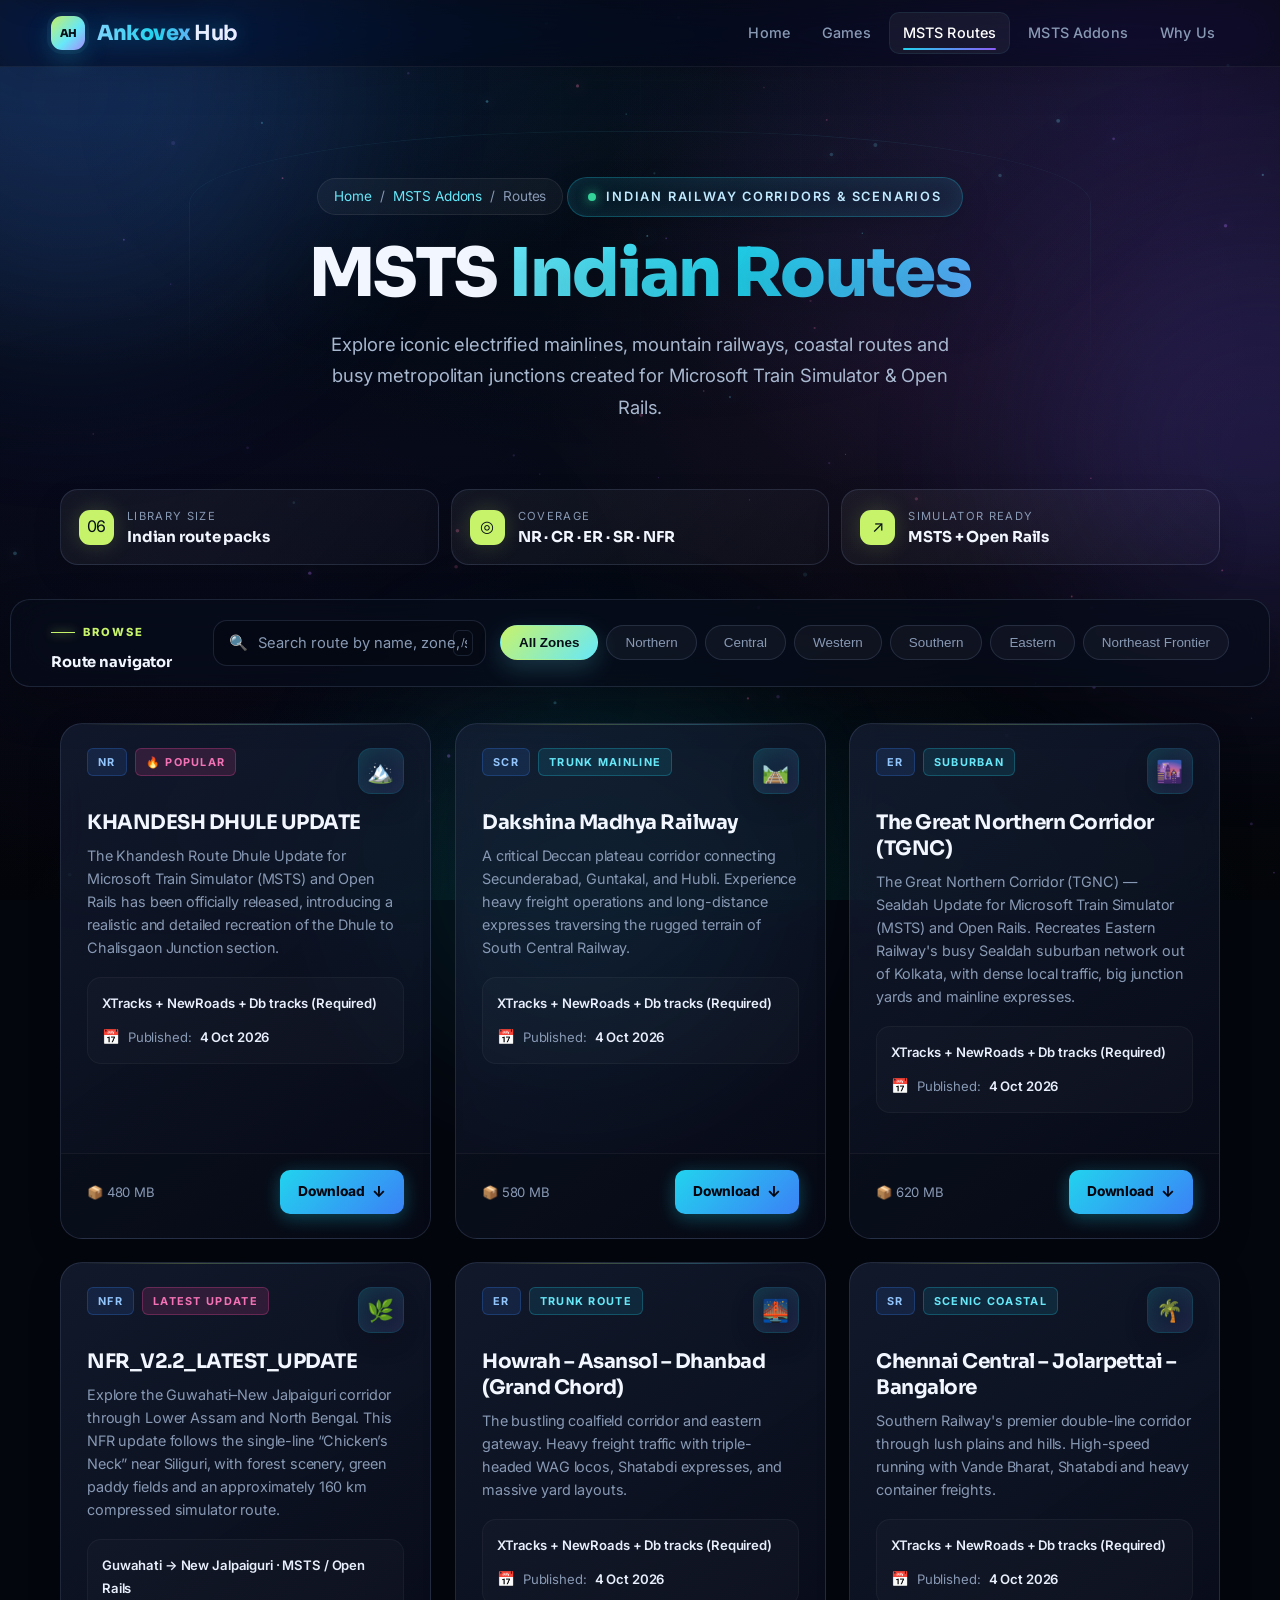
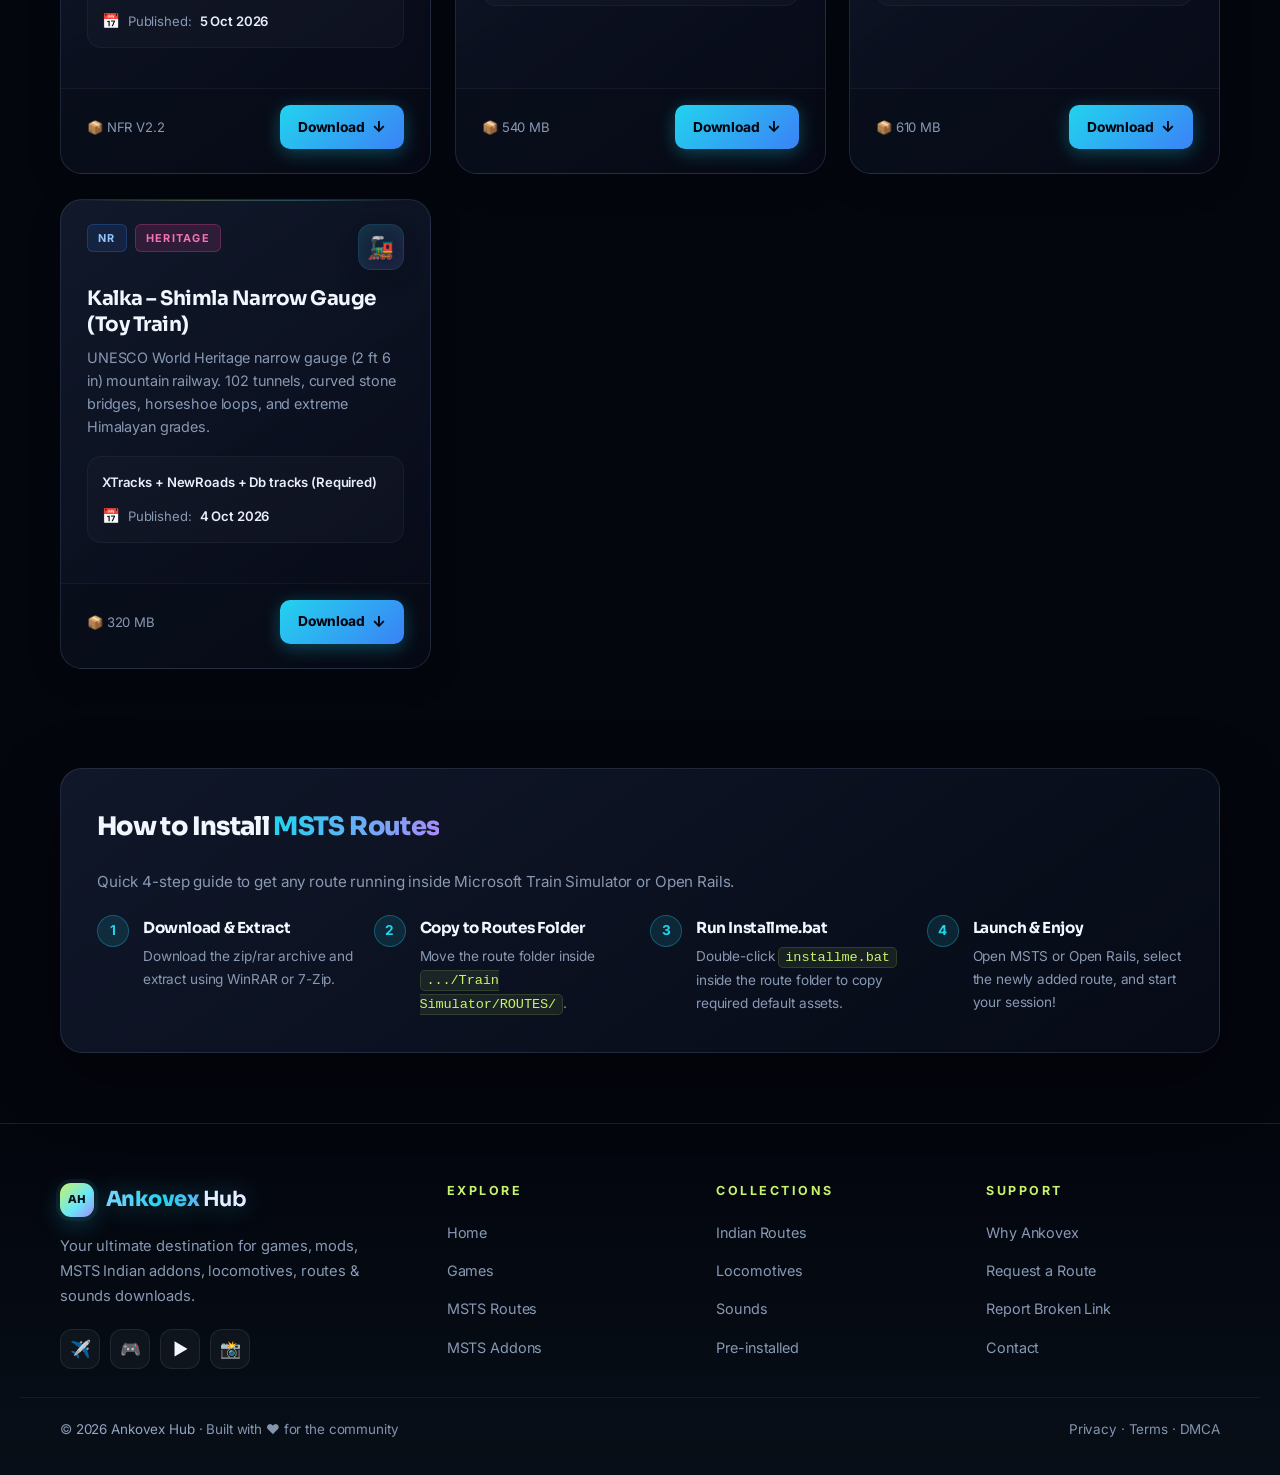
<file: msts-routes.html>
<!DOCTYPE html>
<html lang="en">
<head>
<meta charset="UTF-8">
<meta name="viewport" content="width=device-width, initial-scale=1.0">
<meta name="description" content="MSTS Indian Routes — Download authentic Indian Railway routes, electrified corridors, hill sections and realistic scenarios for Microsoft Train Simulator.">
<meta name="theme-color" content="#071018">
<meta name="color-scheme" content="dark">
<meta name="robots" content="index, follow">
<title>MSTS Routes — Ankovex Hub</title>
<link rel="preconnect" href="https://fonts.googleapis.com">
<link rel="preconnect" href="https://fonts.gstatic.com" crossorigin>
<link href="https://fonts.googleapis.com/css2?family=Sora:wght@300;400;600;700;800&family=Inter:wght@300;400;500;600&display=swap" rel="stylesheet">
<style>
:root{
  --bg:#04060e;
  --bg-2:#070b18;
  --panel:rgba(255,255,255,.04);
  --panel-2:rgba(255,255,255,.07);
  --stroke:rgba(255,255,255,.08);
  --cyan:#22d3ee;
  --blue:#3b82f6;
  --violet:#8b5cf6;
  --pink:#ec4899;
  --emerald:#10b981;
  --amber:#f59e0b;
  --text:#e8eefb;
  --muted:#8899b4;
  --glow:0 0 40px rgba(34,211,238,.25);
  --radius:22px;
  --max:1240px;
}
*{margin:0;padding:0;box-sizing:border-box}
html{scroll-behavior:smooth;scroll-padding-top:80px}
body{
  background:var(--bg);
  color:var(--text);
  font-family:'Inter','Segoe UI',sans-serif;
  line-height:1.7;
  min-height:100vh;
  overflow-x:hidden;
  -webkit-font-smoothing:antialiased;
}
::selection{background:rgba(34,211,238,.3);color:#fff}
::-webkit-scrollbar{width:8px}
::-webkit-scrollbar-track{background:var(--bg)}
::-webkit-scrollbar-thumb{background:linear-gradient(180deg,var(--cyan),var(--violet));border-radius:20px;border:2px solid var(--bg)}
h1,h2,h3,h4,.logo-text,.stat-num{font-family:'Sora','Segoe UI',sans-serif;letter-spacing:-.025em}
a{text-decoration:none;color:inherit}
img{max-width:100%}

/* ======== BACKGROUND ======== */
.bg{position:fixed;inset:0;z-index:-5;background:
    radial-gradient(ellipse 1200px 800px at 8% -8%, rgba(59,130,246,.22), transparent 55%),
    radial-gradient(ellipse 1000px 900px at 90% 10%, rgba(139,92,246,.18), transparent 55%),
    radial-gradient(ellipse 1100px 700px at 50% 115%, rgba(34,211,238,.12), transparent 60%),
    radial-gradient(ellipse 600px 600px at 70% 40%, rgba(236,72,153,.06), transparent 60%),
    linear-gradient(180deg,var(--bg) 0%, var(--bg-2) 50%, #030508 100%);}
.grid-lines{position:fixed;inset:0;z-index:-4;pointer-events:none;opacity:.3;
  background-image:linear-gradient(rgba(255,255,255,.04) 1px,transparent 1px),
                   linear-gradient(90deg,rgba(255,255,255,.04) 1px,transparent 1px);
  background-size:80px 80px;
  -webkit-mask-image:radial-gradient(ellipse at 50% 0%, #000 5%, transparent 70%);
          mask-image:radial-gradient(ellipse at 50% 0%, #000 5%, transparent 70%);}
#stars{position:fixed;inset:0;z-index:-3;pointer-events:none}
.orb{position:fixed;border-radius:50%;filter:blur(100px);opacity:.45;z-index:-2;pointer-events:none}
.orb.a{width:500px;height:500px;background:rgba(59,130,246,.4);top:-160px;left:-180px;animation:drift 18s ease-in-out infinite alternate}
.orb.b{width:440px;height:440px;background:rgba(139,92,246,.35);top:25%;right:-200px;animation:drift 22s ease-in-out infinite alternate-reverse}
.orb.c{width:380px;height:380px;background:rgba(34,211,238,.25);bottom:-160px;left:30%;animation:drift 26s ease-in-out infinite alternate}
@keyframes drift{from{transform:translate3d(0,0,0) scale(1)}to{transform:translate3d(80px,60px,0) scale(1.18)}}

/* ======== SCROLL PROGRESS ======== */
#progress{position:fixed;top:0;left:0;height:3px;width:0%;z-index:120;
  background:linear-gradient(90deg,var(--cyan),var(--blue),var(--violet),var(--pink));
  box-shadow:0 0 16px rgba(34,211,238,.9);transition:width .08s linear}

/* ======== NAVBAR ======== */
nav{position:sticky;top:0;z-index:100;display:flex;justify-content:space-between;align-items:center;
  padding:12px clamp(16px,4vw,52px);
  backdrop-filter:blur(20px) saturate(170%);
  -webkit-backdrop-filter:blur(20px) saturate(170%);
  background:rgba(6,9,20,.55);
  border-bottom:1px solid rgba(255,255,255,.06);
  transition:.4s ease}
nav.scrolled{background:rgba(6,9,20,.9);box-shadow:0 8px 50px rgba(0,0,0,.5);border-bottom-color:rgba(34,211,238,.15)}
.logo{display:flex;align-items:center;gap:11px;font-size:1.3rem}
.logo-text{font-weight:800;background:linear-gradient(90deg,#7dd3fc,#22d3ee 40%,#a78bfa);
  -webkit-background-clip:text;background-clip:text;-webkit-text-fill-color:transparent;
  filter:drop-shadow(0 0 16px rgba(34,211,238,.5))}
.logo-text span{-webkit-text-fill-color:#e8eefb;font-weight:600}
.nav-links{display:flex;align-items:center;gap:4px}
.nav-links a{position:relative;color:var(--muted);font-size:.9rem;font-weight:500;padding:9px 14px;border-radius:10px;transition:.3s}
.nav-links a::after{content:'';position:absolute;left:14px;right:14px;bottom:4px;height:2px;border-radius:2px;
  background:linear-gradient(90deg,var(--cyan),var(--violet));transform:scaleX(0);transform-origin:left;transition:.3s cubic-bezier(.2,.7,.3,1)}
.nav-links a:hover,.nav-links a.active{color:#fff;background:rgba(255,255,255,.05)}
.nav-links a:hover::after,.nav-links a.active::after{transform:scaleX(1)}
.nav-cta{margin-left:10px;padding:10px 20px !important;font-weight:600 !important;color:#04070f !important;
  background:linear-gradient(135deg,#22d3ee,#60a5fa) !important;border-radius:12px !important;
  box-shadow:0 6px 24px rgba(34,211,238,.3)}
.nav-cta:hover{transform:translateY(-2px);box-shadow:0 10px 34px rgba(34,211,238,.55)}
.burger{display:none;flex-direction:column;gap:5px;background:none;border:0;cursor:pointer;padding:8px;z-index:110}
.burger span{width:24px;height:2px;background:var(--text);border-radius:2px;transition:.3s}
.burger.open span:nth-child(1){transform:translateY(7px) rotate(45deg)}
.burger.open span:nth-child(2){opacity:0}
.burger.open span:nth-child(3){transform:translateY(-7px) rotate(-45deg)}

/* ======== HERO HEADER ======== */
.page-hero{position:relative;text-align:center;padding:clamp(60px,10vw,110px) 20px clamp(40px,6vw,70px);
  max-width:980px;margin:auto}
.breadcrumb{display:inline-flex;align-items:center;gap:8px;font-size:.85rem;color:var(--muted);
  margin-bottom:18px;padding:6px 16px;border-radius:100px;background:var(--panel);border:1px solid var(--stroke)}
.breadcrumb a{color:#67e8f9;transition:.2s}
.breadcrumb a:hover{color:#fff}
.badge{display:inline-flex;align-items:center;gap:10px;padding:8px 20px;border-radius:100px;font-size:.8rem;
  letter-spacing:.14em;text-transform:uppercase;color:#bfe9ff;font-weight:600;
  background:rgba(34,211,238,.07);border:1px solid rgba(34,211,238,.28);
  box-shadow:inset 0 0 24px rgba(34,211,238,.06);margin-bottom:20px}
.badge .dot{width:8px;height:8px;border-radius:50%;background:#34d399;box-shadow:0 0 12px #34d399}
.page-hero h1{font-size:clamp(2.4rem,6vw,4.2rem);font-weight:800;line-height:1.1;margin-bottom:18px}
.page-hero h1 .grad{background:linear-gradient(96deg,#67e8f9 0%,#22d3ee 25%,#60a5fa 55%,#c084fc 100%);
  background-size:200% auto;-webkit-background-clip:text;background-clip:text;-webkit-text-fill-color:transparent;
  animation:shine 5s linear infinite}
@keyframes shine{to{background-position:200% center}}
.page-hero p{color:var(--muted);font-size:clamp(1rem,1.8vw,1.15rem);max-width:640px;margin:0 auto}

/* ======== SEARCH & FILTER BAR ======== */
.control-bar{max-width:var(--max);margin:0 auto 36px;padding:0 clamp(18px,4vw,40px);
  display:flex;gap:14px;flex-wrap:wrap;align-items:center;justify-content:space-between}
.search-wrapper{flex:1;min-width:260px;position:relative}
.search-wrapper input{width:100%;padding:13px 18px 13px 44px;border-radius:14px;border:1px solid var(--stroke);
  background:rgba(255,255,255,.03);color:var(--text);font-size:.92rem;font-family:inherit;outline:none;transition:.3s}
.search-wrapper input:focus{border-color:rgba(34,211,238,.45);box-shadow:0 0 24px rgba(34,211,238,.12)}
.search-wrapper input::placeholder{color:var(--muted)}
.search-wrapper::before{content:'🔍';position:absolute;left:16px;top:50%;transform:translateY(-50%);font-size:.95rem}
.filter-tags{display:flex;gap:8px;flex-wrap:wrap}
.filter-chip{padding:9px 18px;border-radius:100px;font-size:.84rem;font-weight:500;cursor:pointer;
  background:var(--panel);border:1px solid var(--stroke);color:var(--muted);transition:.3s}
.filter-chip:hover{color:var(--text);border-color:rgba(34,211,238,.3)}
.filter-chip.active{color:#03060e;background:linear-gradient(135deg,#22d3ee,#3b82f6);border-color:transparent;font-weight:600;box-shadow:0 6px 20px rgba(34,211,238,.3)}

/* ======== SEARCH STATUS / EMPTY STATE ======== */
.search-status{max-width:var(--max);margin:-16px auto 26px;padding:0 clamp(18px,4vw,40px);
  display:none;gap:12px;align-items:center;flex-wrap:wrap;font-size:.88rem;color:var(--muted)}
.search-status.show{display:flex}
.search-status b{color:var(--text)}
.search-status q{color:#67e8f9;font-style:normal;quotes:'"' '"'}
.search-status .status-btn{padding:6px 16px;border-radius:100px;font-size:.8rem;font-weight:600;cursor:pointer;
  background:rgba(34,211,238,.12);border:1px solid rgba(34,211,238,.4);color:#fff;transition:.3s}
.search-status .status-btn:hover{background:rgba(34,211,238,.22)}

/* ======== CONTAINER ======== */
.container{max-width:var(--max);margin:auto;padding:0 clamp(18px,4vw,40px) 60px}
.route-grid{display:grid;grid-template-columns:repeat(auto-fill,minmax(330px,1fr));gap:24px}

/* ======== ROUTE CARD ======== */
.route-card{position:relative;overflow:hidden;border-radius:var(--radius);
  background:linear-gradient(165deg,rgba(255,255,255,.05),rgba(255,255,255,.015));
  border:1px solid var(--stroke);backdrop-filter:blur(16px);
  display:flex;flex-direction:column;transition:transform .45s cubic-bezier(.2,.7,.3,1),border-color .4s,box-shadow .4s;
  will-change:transform}
.route-card::after{content:'';position:absolute;inset:0;opacity:0;transition:.5s;pointer-events:none;
  background:radial-gradient(460px circle at var(--mx,50%) var(--my,0%), rgba(34,211,238,.16), transparent 60%)}
.route-card:hover{transform:translateY(-8px);border-color:rgba(34,211,238,.5);
  box-shadow:0 24px 60px rgba(0,0,0,.5),0 0 36px rgba(34,211,238,.18)}
.route-card:hover::after{opacity:1}

.route-header{padding:26px 26px 16px;display:flex;justify-content:space-between;align-items:flex-start;gap:12px}
.route-badge-row{display:flex;gap:8px;flex-wrap:wrap}
.zone-tag{font-size:.68rem;letter-spacing:.12em;text-transform:uppercase;font-weight:700;
  padding:4px 10px;border-radius:6px;background:rgba(59,130,246,.12);color:#93c5fd;border:1px solid rgba(59,130,246,.25);transition:all .3s ease}
.zone-tag:hover{box-shadow:0 0 12px rgba(59,130,246,.35);border-color:#3b82f6}
.type-tag{font-size:.68rem;letter-spacing:.12em;text-transform:uppercase;font-weight:700;
  padding:4px 10px;border-radius:6px;background:rgba(34,211,238,.1);color:#67e8f9;border:1px solid rgba(34,211,238,.25);transition:all .3s ease}
.type-tag:hover{box-shadow:0 0 12px rgba(34,211,238,.35);border-color:#22d3ee}
.featured-tag{font-size:.68rem;letter-spacing:.12em;text-transform:uppercase;font-weight:700;
  padding:4px 10px;border-radius:6px;background:rgba(236,72,153,.15);color:#f472b6;border:1px solid rgba(236,72,153,.3);transition:all .3s ease}
.featured-tag:hover{box-shadow:0 0 12px rgba(236,72,153,.35);border-color:#ec4899}
.route-icon{width:46px;height:46px;border-radius:13px;display:grid;place-items:center;font-size:1.35rem;flex-shrink:0;
  background:linear-gradient(135deg,rgba(34,211,238,.12),rgba(139,92,246,.1));border:1px solid rgba(34,211,238,.15)}

.route-body{padding:0 26px 20px;flex:1}
.route-card h3{font-size:1.25rem;font-weight:700;margin-bottom:8px;line-height:1.3}
.route-desc{color:var(--muted);font-size:.9rem;line-height:1.6;margin-bottom:18px}

.route-specs{display:grid;grid-template-columns:1fr;gap:10px 14px;padding:14px;border-radius:14px;
  background:rgba(255,255,255,.025);border:1px solid rgba(255,255,255,.04);margin-bottom:20px;font-size:.82rem}
.spec-item{display:flex;align-items:center;gap:8px}
/* spec rows now stack full-width; the last row (Published date) stays on one line */
.route-specs .spec-item:last-child{white-space:nowrap}
.spec-item .ico{color:#67e8f9;font-size:.9rem}
.spec-item span{color:var(--muted)}
.spec-item strong{color:var(--text);font-weight:600}

.route-footer{padding:16px 26px 24px;border-top:1px solid rgba(255,255,255,.05);display:flex;align-items:center;justify-content:space-between}
.file-size{font-size:.82rem;color:var(--muted)}
.btn-dl{display:inline-flex;align-items:center;gap:7px;padding:9px 18px;border-radius:10px;font-weight:600;
  font-size:.86rem;cursor:pointer;background:linear-gradient(135deg,#22d3ee,#3b82f6);color:#03060e;
  border:0;transition:transform .3s ease,box-shadow .3s ease;box-shadow:0 4px 18px rgba(34,211,238,.3)}
.btn-dl:hover{transform:translateY(-2px) scale(1.05);box-shadow:0 8px 24px rgba(34,211,238,.55)}

/* ======== INSTALL GUIDE SECTION ======== */
.guide-section{max-width:var(--max);margin:40px auto 20px;padding:0 clamp(18px,4vw,40px)}
.guide-box{padding:36px;border-radius:var(--radius);border:1px solid var(--stroke);
  background:var(--panel);backdrop-filter:blur(16px)}
.guide-box h2{font-size:1.6rem;font-weight:800;margin-bottom:20px}
.guide-box h2 em{font-style:normal;background:linear-gradient(90deg,#22d3ee,#a78bfa);
  -webkit-background-clip:text;background-clip:text;-webkit-text-fill-color:transparent}
.guide-steps{display:grid;grid-template-columns:repeat(auto-fit,minmax(240px,1fr));gap:20px;margin-top:20px}
.step{display:flex;gap:14px;align-items:flex-start}
.step-num{width:32px;height:32px;border-radius:50%;display:grid;place-items:center;font-weight:700;
  font-size:.85rem;background:rgba(34,211,238,.12);color:var(--cyan);border:1px solid rgba(34,211,238,.3);flex-shrink:0}
.step h4{font-size:.95rem;margin-bottom:4px}
.step p{color:var(--muted);font-size:.85rem}

/* ======== FOOTER ======== */
footer{margin-top:70px;border-top:1px solid rgba(255,255,255,.07);
  background:linear-gradient(180deg,transparent,rgba(34,211,238,.035))}
.foot{max-width:var(--max);margin:auto;padding:56px clamp(18px,4vw,40px) 28px;
  display:grid;grid-template-columns:1.5fr 1fr 1fr 1fr;gap:36px}
.foot h5{font-size:.78rem;letter-spacing:.2em;text-transform:uppercase;color:#7dd3fc;margin-bottom:18px}
.foot ul{list-style:none;display:grid;gap:11px}
.foot ul a{color:var(--muted);font-size:.9rem;transition:.25s;display:inline-block}
.foot ul a:hover{color:#67e8f9;padding-left:5px}
.foot-brand p{color:var(--muted);font-size:.92rem;margin:14px 0 20px;max-width:340px}
.socials{display:flex;gap:10px}
.socials a{width:40px;height:40px;border-radius:12px;display:grid;place-items:center;font-size:1.05rem;
  background:var(--panel);border:1px solid var(--stroke);transition:.35s}
.socials a:hover{transform:translateY(-4px);border-color:rgba(34,211,238,.45);box-shadow:0 8px 28px rgba(34,211,238,.2)}
.foot-bottom{max-width:var(--max);margin:auto;padding:20px clamp(18px,4vw,40px) 36px;
  display:flex;justify-content:space-between;gap:12px;flex-wrap:wrap;
  border-top:1px solid rgba(255,255,255,.06);color:#6b7c96;font-size:.84rem}
.foot-bottom span{color:#94a6c2}

/* ======== BACK TO TOP ======== */
#top{position:fixed;right:24px;bottom:24px;width:48px;height:48px;border-radius:15px;cursor:pointer;
  display:grid;place-items:center;font-size:1.15rem;z-index:90;opacity:0;pointer-events:none;transform:translateY(16px);
  background:linear-gradient(135deg,rgba(34,211,238,.9),rgba(59,130,246,.9));color:#03060e;border:0;
  box-shadow:0 10px 34px rgba(34,211,238,.4);transition:.4s cubic-bezier(.2,.7,.3,1)}
#top.show{opacity:1;pointer-events:auto;transform:none}
#top:hover{transform:translateY(-4px) !important}

/* ======== REVEAL ======== */
.reveal{opacity:0;transform:translateY(36px);transition:opacity .7s ease,transform .7s cubic-bezier(.2,.7,.3,1)}
.reveal.active{opacity:1;transform:none}

/* ======== RESPONSIVE ======== */
@media(max-width:900px){
  .foot{grid-template-columns:1fr 1fr}
}
@media(max-width:820px){
  .burger{display:flex}
  .nav-links{position:fixed;top:0;right:0;width:280px;height:100vh;flex-direction:column;align-items:stretch;gap:2px;
    background:rgba(6,9,20,.98);backdrop-filter:blur(24px);border-left:1px solid rgba(34,211,238,.18);
    padding:80px 20px 30px;transform:translateX(100%);transition:.4s cubic-bezier(.2,.7,.3,1);z-index:105}
  .nav-links.open{transform:translateX(0)}
  .nav-links a{padding:14px 14px;font-size:1.05rem;border-radius:12px}
  .nav-links a::after{display:none}
  .nav-cta{margin:14px 0 0;text-align:center}
}
@media(max-width:560px){
  .foot{grid-template-columns:1fr}
  .control-bar{flex-direction:column;align-items:stretch}
  .route-grid{grid-template-columns:1fr}
}
@media(prefers-reduced-motion:reduce){
  *{animation-duration:.01ms !important;animation-iteration-count:1 !important;transition-duration:.01ms !important}
  html{scroll-behavior:auto}
}
</style>
<link rel="stylesheet" href="hub-enhancements.css">
</head>
<body>

<a class="skip-link" href="#content">Skip to main content</a>
<div class="bg"></div>
<div class="grid-lines"></div>
<div class="orb a"></div><div class="orb b"></div><div class="orb c"></div>
<canvas id="stars"></canvas>
<div id="progress"></div>

<!-- NAV -->
<nav id="nav" aria-label="Primary navigation">
  <a href="index.html" class="logo">
    <span class="logo-text">Ankovex <span>Hub</span></span>
  </a>
  <button class="burger" id="burger" aria-label="Menu"><span></span><span></span><span></span></button>
  <div class="nav-links" id="navLinks">
    <a href="index.html#home">Home</a>
    <a href="index.html#games">Games</a>
    <a href="msts-routes.html" class="active">MSTS Routes</a>
    <a href="index.html#msts">MSTS Addons</a>
    <a href="index.html#why">Why Us</a>
  </div>
</nav>

<!-- HERO -->
<header class="page-hero">
  <div class="breadcrumb">
    <a href="index.html">Home</a> <span>/</span> <a href="index.html#msts">MSTS Addons</a> <span>/</span> <span>Routes</span>
  </div>
  <div class="badge"><span class="dot"></span> Indian Railway Corridors &amp; Scenarios</div>
  <h1>MSTS <span class="grad">Indian Routes</span></h1>
  <p>Explore iconic electrified mainlines, mountain railways, coastal routes and busy metropolitan junctions created for Microsoft Train Simulator &amp; Open Rails.</p>
</header>

<div class="collection-pulse reveal" aria-label="Routes collection overview">
  <div class="pulse-item"><span class="pulse-icon">06</span><div><small>Library size</small><strong>Indian route packs</strong></div></div>
  <div class="pulse-item"><span class="pulse-icon">◎</span><div><small>Coverage</small><strong>NR · CR · ER · SR · NFR</strong></div></div>
  <div class="pulse-item"><span class="pulse-icon">↗</span><div><small>Simulator ready</small><strong>MSTS + Open Rails</strong></div></div>
</div>

<!-- CONTROLS -->
<div class="control-bar" role="search">
  <div class="control-copy"><span class="control-kicker">Browse</span><strong>Route navigator</strong></div>
  <div class="search-wrapper">
    <input type="text" id="routeSearch" placeholder="Search route by name, zone, station..." autocomplete="off" aria-label="Search routes">
  </div>
  <div class="filter-tags">
    <button class="filter-chip active" data-zone="all">All Zones</button>
    <button class="filter-chip" data-zone="NR">Northern</button>
    <button class="filter-chip" data-zone="CR">Central</button>
    <button class="filter-chip" data-zone="WR">Western</button>
    <button class="filter-chip" data-zone="SR">Southern</button>
    <button class="filter-chip" data-zone="ER">Eastern</button>
    <button class="filter-chip" data-zone="NFR">Northeast Frontier</button>
  </div>
</div>

<!-- SEARCH RESULT STATUS -->
<div class="search-status" id="searchStatus" role="status" aria-live="polite"></div>

<!-- ROUTE LIST -->
<main class="container" id="content">
  <div class="route-grid" id="routeList">

    <!-- Card 1 -->
    <article class="route-card reveal" data-zone="NR">
      <div class="route-header">
        <div class="route-badge-row">
          <span class="zone-tag">NR</span>
          <span class="featured-tag">🔥 Popular</span>
        </div>
        <div class="route-icon">🏔️</div>
      </div>
      <div class="route-body">
        <h3>KHANDESH DHULE UPDATE</h3>
        <p class="route-desc">The Khandesh Route Dhule Update for Microsoft Train Simulator (MSTS) and Open Rails has been officially released, introducing a realistic and detailed recreation of the Dhule to Chalisgaon Junction section.</p>
        <div class="route-specs">
          <div class="spec-item"><strong>XTracks + NewRoads + Db tracks (Required)</strong></div>
          <div class="spec-item"><span class="ico">📅</span><span>Published:</span> <strong>4 Oct 2026</strong></div>
        </div>
      </div>
      <div class="route-footer">
        <span class="file-size">📦 480 MB</span>
        <a href="#" class="btn-dl">Download <span class="arw">↓</span></a>
      </div>
    </article>

    <!-- Card 2 (DMR) -->
    <article class="route-card reveal" data-zone="SCR">
      <div class="route-header">
        <div class="route-badge-row">
          <span class="zone-tag">SCR</span>
          <span class="type-tag">Trunk Mainline</span>
        </div>
        <div class="route-icon">🛤️</div>
      </div>
      <div class="route-body">
        <h3>Dakshina Madhya Railway</h3>
        <p class="route-desc">A critical Deccan plateau corridor connecting Secunderabad, Guntakal, and Hubli. Experience heavy freight operations and long-distance expresses traversing the rugged terrain of South Central Railway.</p>
        <div class="route-specs">
          <div class="spec-item"><strong>XTracks + NewRoads + Db tracks (Required)</strong></div>
          <div class="spec-item"><span class="ico">📅</span><span>Published:</span> <strong>4 Oct 2026</strong></div>
        </div>
      </div>
      <div class="route-footer">
        <span class="file-size">📦 580 MB</span>
        <a href="#" class="btn-dl">Download <span class="arw">↓</span></a>
      </div>
    </article>

    <!-- Card 3 -->
    <article class="route-card reveal" data-zone="ER">
      <div class="route-header">
        <div class="route-badge-row">
          <span class="zone-tag">ER</span>
          <span class="type-tag">Suburban</span>
        </div>
        <div class="route-icon">🌆</div>
      </div>
      <div class="route-body">
        <h3>The Great Northern Corridor (TGNC)</h3>
        <p class="route-desc">The Great Northern Corridor (TGNC) — Sealdah Update for Microsoft Train Simulator (MSTS) and Open Rails. Recreates Eastern Railway's busy Sealdah suburban network out of Kolkata, with dense local traffic, big junction yards and mainline expresses.</p>
        <div class="route-specs">
          <div class="spec-item"><strong>XTracks + NewRoads + Db tracks (Required)</strong></div>
          <div class="spec-item"><span class="ico">📅</span><span>Published:</span> <strong>4 Oct 2026</strong></div>
        </div>
      </div>
      <div class="route-footer">
        <span class="file-size">📦 620 MB</span>
        <a href="#" class="btn-dl">Download <span class="arw">↓</span></a>
      </div>
    </article>

    <!-- Card 3 -->
    <article class="route-card reveal" data-zone="NFR">
      <div class="route-header">
        <div class="route-badge-row">
          <span class="zone-tag">NFR</span>
          <span class="featured-tag">Latest Update</span>
        </div>
        <div class="route-icon">🌿</div>
      </div>
      <div class="route-body">
        <h3>NFR_V2.2_LATEST_UPDATE</h3>
        <p class="route-desc">Explore the Guwahati–New Jalpaiguri corridor through Lower Assam and North Bengal. This NFR update follows the single-line “Chicken’s Neck” near Siliguri, with forest scenery, green paddy fields and an approximately 160 km compressed simulator route.</p>
        <div class="route-specs">
          <div class="spec-item"><strong>Guwahati → New Jalpaiguri · MSTS / Open Rails</strong></div>
          <div class="spec-item"><span class="ico">📅</span><span>Published:</span> <strong>5 Oct 2026</strong></div>
        </div>
      </div>
      <div class="route-footer">
        <span class="file-size">📦 NFR V2.2</span>
        <a href="#" class="btn-dl">Download <span class="arw">↓</span></a>
      </div>
    </article>

    <!-- Card 4 -->
    <article class="route-card reveal" data-zone="ER">
      <div class="route-header">
        <div class="route-badge-row">
          <span class="zone-tag">ER</span>
          <span class="type-tag">Trunk Route</span>
        </div>
        <div class="route-icon">🌉</div>
      </div>
      <div class="route-body">
        <h3>Howrah – Asansol – Dhanbad (Grand Chord)</h3>
        <p class="route-desc">The bustling coalfield corridor and eastern gateway. Heavy freight traffic with triple-headed WAG locos, Shatabdi expresses, and massive yard layouts.</p>
        <div class="route-specs">
          <div class="spec-item"><strong>XTracks + NewRoads + Db tracks (Required)</strong></div>
          <div class="spec-item"><span class="ico">📅</span><span>Published:</span> <strong>4 Oct 2026</strong></div>
        </div>
      </div>
      <div class="route-footer">
        <span class="file-size">📦 540 MB</span>
        <a href="#" class="btn-dl">Download <span class="arw">↓</span></a>
      </div>
    </article>

    <!-- Card 5 -->
    <article class="route-card reveal" data-zone="SR">
      <div class="route-header">
        <div class="route-badge-row">
          <span class="zone-tag">SR</span>
          <span class="type-tag">Scenic Coastal</span>
        </div>
        <div class="route-icon">🌴</div>
      </div>
      <div class="route-body">
        <h3>Chennai Central – Jolarpettai – Bangalore</h3>
        <p class="route-desc">Southern Railway's premier double-line corridor through lush plains and hills. High-speed running with Vande Bharat, Shatabdi and heavy container freights.</p>
        <div class="route-specs">
          <div class="spec-item"><strong>XTracks + NewRoads + Db tracks (Required)</strong></div>
          <div class="spec-item"><span class="ico">📅</span><span>Published:</span> <strong>4 Oct 2026</strong></div>
        </div>
      </div>
      <div class="route-footer">
        <span class="file-size">📦 610 MB</span>
        <a href="#" class="btn-dl">Download <span class="arw">↓</span></a>
      </div>
    </article>

    <!-- Card 6 -->
    <article class="route-card reveal" data-zone="NR">
      <div class="route-header">
        <div class="route-badge-row">
          <span class="zone-tag">NR</span>
          <span class="featured-tag">Heritage</span>
        </div>
        <div class="route-icon">🚂</div>
      </div>
      <div class="route-body">
        <h3>Kalka – Shimla Narrow Gauge (Toy Train)</h3>
        <p class="route-desc">UNESCO World Heritage narrow gauge (2 ft 6 in) mountain railway. 102 tunnels, curved stone bridges, horseshoe loops, and extreme Himalayan grades.</p>
        <div class="route-specs">
          <div class="spec-item"><strong>XTracks + NewRoads + Db tracks (Required)</strong></div>
          <div class="spec-item"><span class="ico">📅</span><span>Published:</span> <strong>4 Oct 2026</strong></div>
        </div>
      </div>
      <div class="route-footer">
        <span class="file-size">📦 320 MB</span>
        <a href="#" class="btn-dl">Download <span class="arw">↓</span></a>
      </div>
    </article>

  </div>
</main>

<!-- INSTALL GUIDE -->
<section class="guide-section">
  <div class="guide-box reveal">
    <h2>How to Install <em>MSTS Routes</em></h2>
    <p style="color:var(--muted);font-size:.95rem">Quick 4-step guide to get any route running inside Microsoft Train Simulator or Open Rails.</p>
    <div class="guide-steps">
      <div class="step">
        <div class="step-num">1</div>
        <div>
          <h4>Download &amp; Extract</h4>
          <p>Download the zip/rar archive and extract using WinRAR or 7-Zip.</p>
        </div>
      </div>
      <div class="step">
        <div class="step-num">2</div>
        <div>
          <h4>Copy to Routes Folder</h4>
          <p>Move the route folder inside <code>.../Train Simulator/ROUTES/</code>.</p>
        </div>
      </div>
      <div class="step">
        <div class="step-num">3</div>
        <div>
          <h4>Run Installme.bat</h4>
          <p>Double-click <code>installme.bat</code> inside the route folder to copy required default assets.</p>
        </div>
      </div>
      <div class="step">
        <div class="step-num">4</div>
        <div>
          <h4>Launch &amp; Enjoy</h4>
          <p>Open MSTS or Open Rails, select the newly added route, and start your session!</p>
        </div>
      </div>
    </div>
  </div>
</section>

<!-- FOOTER -->
<footer>
  <div class="foot">
    <div class="foot-brand">
      <a href="index.html" class="logo"><span class="logo-text">Ankovex <span>Hub</span></span></a>
      <p>Your ultimate destination for games, mods, MSTS Indian addons, locomotives, routes &amp; sounds downloads.</p>
      <div class="socials">
        <a href="#" title="Telegram">✈️</a>
        <a href="#" title="Discord">🎮</a>
        <a href="#" title="YouTube">▶️</a>
        <a href="#" title="Instagram">📸</a>
      </div>
    </div>
    <div>
      <h5>Explore</h5>
      <ul>
        <li><a href="index.html#home">Home</a></li>
        <li><a href="index.html#games">Games</a></li>
        <li><a href="msts-routes.html">MSTS Routes</a></li>
        <li><a href="index.html#msts">MSTS Addons</a></li>
      </ul>
    </div>
    <div>
      <h5>Collections</h5>
      <ul>
        <li><a href="msts-routes.html">Indian Routes</a></li>
        <li><a href="index.html#msts">Locomotives</a></li>
        <li><a href="index.html#msts">Sounds</a></li>
        <li><a href="index.html#games">Pre-installed</a></li>
      </ul>
    </div>
    <div>
      <h5>Support</h5>
      <ul>
        <li><a href="index.html#why">Why Ankovex</a></li>
        <li><a href="#">Request a Route</a></li>
        <li><a href="#">Report Broken Link</a></li>
        <li><a href="#">Contact</a></li>
      </ul>
    </div>
  </div>
  <div class="foot-bottom">
    <div>© <span data-year>2026</span> <span>Ankovex Hub</span> · Built with ❤️ for the community</div>
    <div>Privacy · Terms · DMCA</div>
  </div>
</footer>

<button id="top" aria-label="Back to top">⬆</button>

<script>
/* Star particle canvas */
(function(){
  const c=document.getElementById('stars'), x=c.getContext('2d');
  const reduce=window.matchMedia('(prefers-reduced-motion: reduce)').matches;
  let w,h,stars=[];
  function size(){
    w=c.width=innerWidth; h=c.height=innerHeight;
    const n=Math.min(130,Math.floor(w*h/12000));
    stars=Array.from({length:n},()=>({
      x:Math.random()*w, y:Math.random()*h,
      r:Math.random()*1.8+.3,
      vy:Math.random()*.3+.05,
      vx:(Math.random()-.5)*.2,
      a:Math.random()*.6+.2,
      hue:Math.random()<.35?190:Math.random()<.6?265:340
    }));
  }
  function loop(){
    x.clearRect(0,0,w,h);
    stars.forEach(s=>{
      s.y-=s.vy; s.x+=s.vx;
      if(s.y<-6){s.y=h+6;s.x=Math.random()*w}
      if(s.x<-6)s.x=w+6; if(s.x>w+6)s.x=-6;
      x.beginPath();
      x.fillStyle='hsla('+s.hue+',90%,70%,'+s.a+')';
      x.shadowBlur=10; x.shadowColor='hsla('+s.hue+',90%,65%,.8)';
      x.arc(s.x,s.y,s.r,0,6.283); x.fill();
      x.shadowBlur=0;
    });
    requestAnimationFrame(loop);
  }
  size(); addEventListener('resize',size);
  if(!reduce) loop(); else {x.clearRect(0,0,w,h);}
})();

/* Scroll progress & back-to-top */
const nav=document.getElementById('nav'), prog=document.getElementById('progress'), topBtn=document.getElementById('top');
function onScroll(){
  const st=scrollY, max=document.documentElement.scrollHeight-innerHeight;
  prog.style.width=(max>0?(st/max)*100:0)+'%';
  nav.classList.toggle('scrolled',st>20);
  topBtn.classList.toggle('show',st>500);
}
addEventListener('scroll',onScroll,{passive:true}); onScroll();
topBtn.onclick=()=>scrollTo({top:0,behavior:'smooth'});

/* Mobile menu */
const burger=document.getElementById('burger'), links=document.getElementById('navLinks');
burger.onclick=()=>{burger.classList.toggle('open');links.classList.toggle('open')};
function closeMenu(){burger.classList.remove('open');links.classList.remove('open')}

/* ===== SMOOTH PAGE SCROLL =====
   Every in-page anchor scrolls smoothly (CSS scroll-behavior already covers
   most cases, this adds the offset-aware JS behaviour + mobile menu close). */
document.querySelectorAll('a[href^="#"]').forEach(a=>{
  a.addEventListener('click',e=>{
    const href=a.getAttribute('href');
    if(!href || href==='#'){ e.preventDefault(); closeMenu(); return; }
    let t=null;
    try{ t=document.querySelector(href); }catch(err){ t=null; }
    if(!t) return;
    e.preventDefault();
    t.scrollIntoView({behavior:'smooth',block:'start'});
    closeMenu();
  });
});

/* Smooth-scroll to the anchor when arriving from another page
   (e.g. index.html#msts) instead of hard-jumping to it. */
function smoothScrollToHash(delay){
  if(!location.hash) return;
  let target=null;
  try{ target=document.querySelector(location.hash); }catch(err){ target=null; }
  if(target) setTimeout(()=>target.scrollIntoView({behavior:'smooth',block:'start'}),delay);
}
window.addEventListener('load',()=>smoothScrollToHash(150));
setTimeout(()=>smoothScrollToHash(400),0);

/* Cursor glow on route cards */
document.querySelectorAll('.route-card').forEach(card=>{
  card.addEventListener('pointermove',e=>{
    const r=card.getBoundingClientRect();
    card.style.setProperty('--mx',((e.clientX-r.left)/r.width*100)+'%');
    card.style.setProperty('--my',((e.clientY-r.top)/r.height*100)+'%');
  });
});

/* Scroll reveal */
const ro=new IntersectionObserver((es,o)=>{
  es.forEach((e,i)=>{
    if(e.isIntersecting){
      setTimeout(()=>e.target.classList.add('active'), (i%6)*80);
      o.unobserve(e.target);
    }
  });
},{threshold:.12});
document.querySelectorAll('.reveal').forEach(el=>ro.observe(el));

/* ===== Search helpers (normalised, multi-keyword, dash-proof) =====
   "New Delhi – Ambala Cantt – Kalka", "New Delhi Ambala", "delhi-kalka"
   and "DELHI KALKA" all match the same card. Works on every page. */
function normText(s){
  return String(s||'').toLowerCase()
    .replace(/[^\p{L}\p{N}]+/gu,' ')
    .trim();
}
function textMatches(text,q){
  const nq=normText(q);
  if(!nq) return true;
  const nh=normText(text);
  const cq=nq.replace(/ /g,''), ch=nh.replace(/ /g,'');
  if(nh.includes(nq)||ch.includes(cq)) return true;
  return nq.split(' ').every(t=>nh.includes(t)||ch.includes(t));
}
function escapeHtml(s){
  return String(s).replace(/[&<>"']/g,c=>({'&':'&amp;','<':'&lt;','>':'&gt;','"':'&quot;',"'":'&#39;'}[c]));
}

/* Search and Zone Filter */
const searchInput=document.getElementById('routeSearch');
const filterChips=document.querySelectorAll('.filter-chip');
const cards=document.querySelectorAll('.route-card');
const searchStatus=document.getElementById('searchStatus');
let lastNote='';

function renderRoutes(q,zone){
  let shown=0;
  cards.forEach(card=>{
    const matchesZone=zone==='all'||card.dataset.zone===zone;
    const matchesSearch=textMatches(card.textContent,q);
    const show=matchesZone&&matchesSearch;
    card.style.display=show?'flex':'none';
    if(show) shown++;
  });
  return shown;
}

function updateStatus(shown,q,zone){
  const total=cards.length;
  const hasQuery=!!normText(q);
  const activeChip=document.querySelector('.filter-chip.active');
  const zoneName=activeChip?activeChip.textContent.trim():'All Zones';
  if(!hasQuery && zone==='all' && !lastNote){
    searchStatus.classList.remove('show');
    searchStatus.innerHTML='';
    return;
  }
  let html='';
  if(shown===0){
    html+='<b>No routes found</b>';
    if(hasQuery) html+=' for <q>'+escapeHtml(q.trim())+'</q>';
    if(zone!=='all') html+=' in <b>'+escapeHtml(zoneName)+'</b>';
    html+='<button class="status-btn" id="clearSearch" type="button">Clear search &amp; filters</button>';
  }else{
    html+='Showing <b>'+shown+'</b> of '+total+' routes';
    if(hasQuery) html+=' for <q>'+escapeHtml(q.trim())+'</q>';
    if(zone!=='all') html+=' in <b>'+escapeHtml(zoneName)+'</b>';
    if(hasQuery||zone!=='all') html+='<button class="status-btn" id="clearSearch" type="button">Reset</button>';
  }
  if(lastNote) html+='<span>'+lastNote+'</span>';
  searchStatus.innerHTML=html;
  searchStatus.classList.add('show');
  lastNote='';
  const clearBtn=document.getElementById('clearSearch');
  if(clearBtn){
    clearBtn.addEventListener('click',()=>{
      searchInput.value='';
      filterChips.forEach(c=>c.classList.toggle('active',c.dataset.zone==='all'));
      filterRoutes();
      searchInput.focus();
    });
  }
}

function filterRoutes(){
  const q=searchInput.value;
  let zone=document.querySelector('.filter-chip.active')?.dataset.zone||'all';
  let shown=renderRoutes(normText(q),zone);
  /* If the active zone chip hides every keyword match, fall back to All Zones
     so a search never comes back empty while a matching route exists. */
  if(shown===0 && normText(q) && zone!=='all'){
    filterChips.forEach(c=>c.classList.toggle('active',c.dataset.zone==='all'));
    zone='all';
    shown=renderRoutes(normText(q),zone);
    lastNote='<span style="color:#fbbf24">Zone filter was ignored so your results could show.</span>';
  }
  updateStatus(shown,q,zone);
}

searchInput.addEventListener('input',filterRoutes);
searchInput.addEventListener('keydown',e=>{
  if(e.key==='Escape'){ searchInput.value=''; filterRoutes(); }
});
filterChips.forEach(chip=>{
  chip.addEventListener('click',()=>{
    filterChips.forEach(c=>c.classList.remove('active'));
    chip.classList.add('active');
    filterRoutes();
  });
});
/* Read URL query parameter if navigated from home search */
const urlParams = new URLSearchParams(window.location.search);
const queryParam = urlParams.get('q');
if (queryParam) {
  searchInput.value = queryParam;
  filterRoutes();
  const bar=document.querySelector('.control-bar');
  if(bar) setTimeout(()=>bar.scrollIntoView({behavior:'smooth',block:'center'}),200);
}
</script>
<script src="hub-enhancements.js"></script>
</body>
</html>
</file>
<file: hub-enhancements.css>
/* Ankovex Hub — shared visual system and performance polish */
:root{
  color-scheme:dark;
  --ink:#f2f7ff;
  --muted-strong:#a8b8cf;
  --surface:rgba(10,16,31,.72);
  --surface-bright:rgba(20,30,53,.74);
  --line:rgba(158,190,235,.15);
  --line-strong:rgba(103,232,249,.4);
  --lime:#c7f36b;
  --lime-soft:rgba(199,243,107,.14);
  --shadow-deep:0 24px 70px rgba(0,0,0,.46);
}

/* A quiet, layered canvas keeps the neon treatment legible instead of noisy. */
body{position:relative;isolation:isolate;color:var(--ink);letter-spacing:-.008em}
body::before{content:"";position:fixed;inset:0;z-index:-1;pointer-events:none;opacity:.7;
  background:radial-gradient(900px 500px at 50% 12%,rgba(34,211,238,.055),transparent 70%),
             radial-gradient(700px 520px at 15% 72%,rgba(124,58,237,.055),transparent 72%);
}
#stars{opacity:.5;mix-blend-mode:screen}

/* Keyboard users get a real focus ring, not a browser-default surprise. */
:focus-visible{outline:2px solid var(--lime);outline-offset:4px}
.skip-link{position:fixed;left:18px;top:12px;z-index:300;transform:translateY(-160%);padding:10px 16px;border-radius:12px;
  background:var(--lime);color:#07100c;font-weight:800;box-shadow:0 12px 30px rgba(0,0,0,.35);transition:transform .25s ease}
.skip-link:focus{transform:none}

/* Brand mark: gives the text logo a more ownable product silhouette. */
.logo{gap:12px;min-height:40px}
.logo::before{content:"AH";display:grid;place-items:center;width:34px;height:34px;border-radius:11px;
  color:#071018;font:800 .68rem/1 'Sora','Segoe UI',sans-serif;letter-spacing:-.04em;
  background:linear-gradient(135deg,var(--lime),#67e8f9 58%,#a78bfa);
  box-shadow:0 0 0 4px rgba(103,232,249,.06),0 8px 24px rgba(34,211,238,.24)}
.logo-text{filter:drop-shadow(0 0 12px rgba(34,211,238,.35))}
nav{min-height:66px;box-shadow:0 10px 44px rgba(0,0,0,.12)}
nav.scrolled{box-shadow:0 16px 54px rgba(0,0,0,.56),0 1px 0 rgba(103,232,249,.12)}
.nav-links a{letter-spacing:.01em}
.nav-links a.active{box-shadow:inset 0 0 0 1px rgba(103,232,249,.08)}

/* Hero framing */
.hero,.page-hero{isolation:isolate}
.hero::after,.page-hero::after{content:"";position:absolute;inset:15% 4% 0;z-index:-1;pointer-events:none;
  border:1px solid rgba(103,232,249,.07);border-bottom:0;border-radius:46% 46% 0 0/20% 20% 0 0;
  mask-image:linear-gradient(to bottom,black,transparent 72%);-webkit-mask-image:linear-gradient(to bottom,black,transparent 72%)}
.hero h1,.page-hero h1{text-wrap:balance;text-shadow:0 12px 50px rgba(0,0,0,.25)}
.hero p,.page-hero p{color:var(--muted-strong)}
.hero .badge,.page-hero .badge{box-shadow:inset 0 0 20px rgba(103,232,249,.08),0 10px 30px rgba(0,0,0,.16)}
.hero-note{display:flex;justify-content:center;align-items:center;gap:10px;flex-wrap:wrap;margin:26px auto 0;color:var(--muted-strong);font-size:.78rem;letter-spacing:.04em}
.hero-note span{display:inline-flex;align-items:center;gap:7px;padding:7px 11px;border-radius:999px;background:rgba(255,255,255,.035);border:1px solid var(--line)}
.hero-note .signal{width:7px;height:7px;border-radius:50%;background:var(--lime);box-shadow:0 0 12px var(--lime)}
.collection-pulse{max-width:var(--max);margin:-4px auto 34px;padding:0 clamp(18px,4vw,40px);display:grid;grid-template-columns:repeat(3,1fr);gap:12px}
.pulse-item{display:flex;align-items:center;gap:13px;min-height:76px;padding:15px 18px;border:1px solid var(--line);border-radius:18px;
  background:linear-gradient(135deg,rgba(255,255,255,.055),rgba(255,255,255,.018));box-shadow:0 12px 30px rgba(0,0,0,.12)}
.pulse-icon{width:35px;height:35px;display:grid;place-items:center;flex:0 0 auto;border-radius:11px;color:#071018;background:var(--lime);box-shadow:0 0 22px rgba(199,243,107,.18)}
.pulse-item small{display:block;color:var(--muted);font-size:.7rem;letter-spacing:.12em;text-transform:uppercase}
.pulse-item strong{display:block;margin-top:2px;font:700 .94rem/1.2 'Sora','Segoe UI',sans-serif}

/* Section rhythm and small editorial labels */
.section-kicker,.control-kicker{display:inline-flex;align-items:center;gap:8px;margin-bottom:12px;color:var(--lime);font-size:.7rem;font-weight:800;letter-spacing:.18em;text-transform:uppercase}
.section-kicker::before,.control-kicker::before{content:"";width:24px;height:1px;background:currentColor;box-shadow:0 0 10px currentColor}
.sec-head{position:relative}
.sec-head h2{max-width:780px;text-wrap:balance}
.sec-head p{max-width:650px}
.block{padding-top:70px}

/* Home search module */
.download-bar{border-color:var(--line);background:linear-gradient(135deg,rgba(255,255,255,.07),rgba(255,255,255,.025));box-shadow:var(--shadow-deep)}
.search-box input,.search-wrapper input{background:rgba(4,8,18,.54);border-color:var(--line);min-height:46px}
.search-box input{padding-right:88px}
.search-box::after,.search-wrapper::after{content:"⌘ K";position:absolute;right:13px;top:50%;transform:translateY(-50%);padding:3px 7px;border:1px solid var(--line);border-radius:6px;color:#91a4bf;font-size:.66rem;letter-spacing:.04em;pointer-events:none}
.search-wrapper::after{content:"/"}
.search-results-popup{border-color:var(--line-strong);box-shadow:0 24px 70px rgba(0,0,0,.76),0 0 34px rgba(34,211,238,.1)}

/* Cards become quieter at rest and more dimensional on hover. */
.glass,.route-card,.loco-card{background:linear-gradient(145deg,rgba(24,34,58,.66),rgba(8,13,27,.68));border-color:var(--line);box-shadow:0 10px 36px rgba(0,0,0,.12)}
.glass::before,.route-card::before,.loco-card::before{content:"";position:absolute;left:18px;right:18px;top:0;height:1px;background:linear-gradient(90deg,transparent,var(--lime),#67e8f9,transparent);opacity:.26}
.glass:hover,.route-card:hover,.loco-card:hover{border-color:var(--line-strong);box-shadow:var(--shadow-deep),0 0 42px rgba(34,211,238,.12)}
.card-top{display:flex;align-items:center;min-height:25px;margin-bottom:12px}
.card-icon,.route-icon,.loco-icon{box-shadow:inset 0 0 22px rgba(103,232,249,.08),0 10px 25px rgba(0,0,0,.15)}
.card-link,.btn-dl{font-weight:750}
.card-link .arw,.btn-dl .arw{font-size:1.1em}
.feat{background:linear-gradient(145deg,rgba(255,255,255,.06),rgba(255,255,255,.02));border-color:var(--line)}
.feat-icon{color:var(--lime);box-shadow:inset 0 0 20px rgba(199,243,107,.08)}

/* Listing pages: a compact collection navigator that stays visible while browsing. */
.control-bar{position:sticky;top:74px;z-index:40;max-width:calc(var(--max) + 20px);padding:14px clamp(18px,4vw,40px);border:1px solid var(--line);border-radius:20px;
  background:rgba(7,12,25,.78);backdrop-filter:blur(22px) saturate(145%);box-shadow:0 18px 44px rgba(0,0,0,.24)}
.control-copy{min-width:148px}
.control-copy strong{display:block;font:700 .92rem/1.2 'Sora','Segoe UI',sans-serif;color:var(--ink)}
.search-wrapper{min-width:260px}
.filter-tags{justify-content:flex-end}
.filter-chip,.filter-btn{border-color:var(--line)}
.filter-chip.active,.filter-btn.active{color:#071018;background:linear-gradient(135deg,var(--lime),#67e8f9);box-shadow:0 8px 24px rgba(103,232,249,.2)}
.search-status{min-height:28px}
.search-status.show{padding-top:2px}
.route-card,.loco-card{content-visibility:auto;contain-intrinsic-size:380px}
.route-header,.loco-header{padding-top:24px}
.route-footer,.loco-footer{background:rgba(3,7,16,.18)}
.guide-box{background:linear-gradient(145deg,rgba(24,34,58,.62),rgba(8,13,27,.64));border-color:var(--line);box-shadow:var(--shadow-deep)}
.guide-box code{padding:2px 6px;border-radius:5px;color:var(--lime);background:rgba(199,243,107,.08);border:1px solid rgba(199,243,107,.14)}

/* Footer and utility controls */
footer{background:linear-gradient(180deg,transparent,rgba(103,232,249,.045))}
.foot h5{color:var(--lime)}
.foot-bottom{color:#8495ae}
#top{border-radius:16px;background:linear-gradient(135deg,var(--lime),#67e8f9);box-shadow:0 12px 36px rgba(103,232,249,.28)}
.toast{position:fixed;left:50%;bottom:28px;z-index:260;display:flex;align-items:center;gap:10px;max-width:min(92vw,470px);padding:13px 16px;border:1px solid var(--line-strong);border-radius:14px;
  color:var(--ink);background:rgba(8,14,28,.94);box-shadow:0 18px 50px rgba(0,0,0,.55);transform:translate(-50%,20px);opacity:0;pointer-events:none;transition:opacity .25s ease,transform .25s ease}
.toast.show{opacity:1;transform:translate(-50%,0)}
.toast::before{content:"✦";color:var(--lime);font-size:1rem}

/* Keep the richer layout comfortable on tablets and phones. */
@media(max-width:900px){
  .collection-pulse{grid-template-columns:1fr}
  .pulse-item{min-height:64px}
  .control-copy{width:100%}
  .control-bar{top:66px}
}
@media(max-width:820px){
  nav{min-height:60px}
  .nav-links{box-shadow:-18px 0 50px rgba(0,0,0,.4)}
  .logo::before{width:32px;height:32px}
  .control-bar{position:relative;top:auto}
  .filter-tags{justify-content:flex-start}
}
@media(max-width:560px){
  .hero-note{font-size:.7rem}
  .pulse-item{padding:13px 14px}
  .download-bar{box-shadow:0 14px 35px rgba(0,0,0,.22)}
  .search-box::after,.search-wrapper::after{display:none}
  .control-bar{border-radius:16px}
  .route-card,.loco-card{contain-intrinsic-size:460px}
  #top{right:16px;bottom:16px;width:44px;height:44px}
}
@media(prefers-reduced-motion:reduce){
  body::before{opacity:.45}
  .hero::after,.page-hero::after{display:none}
}
</file>
